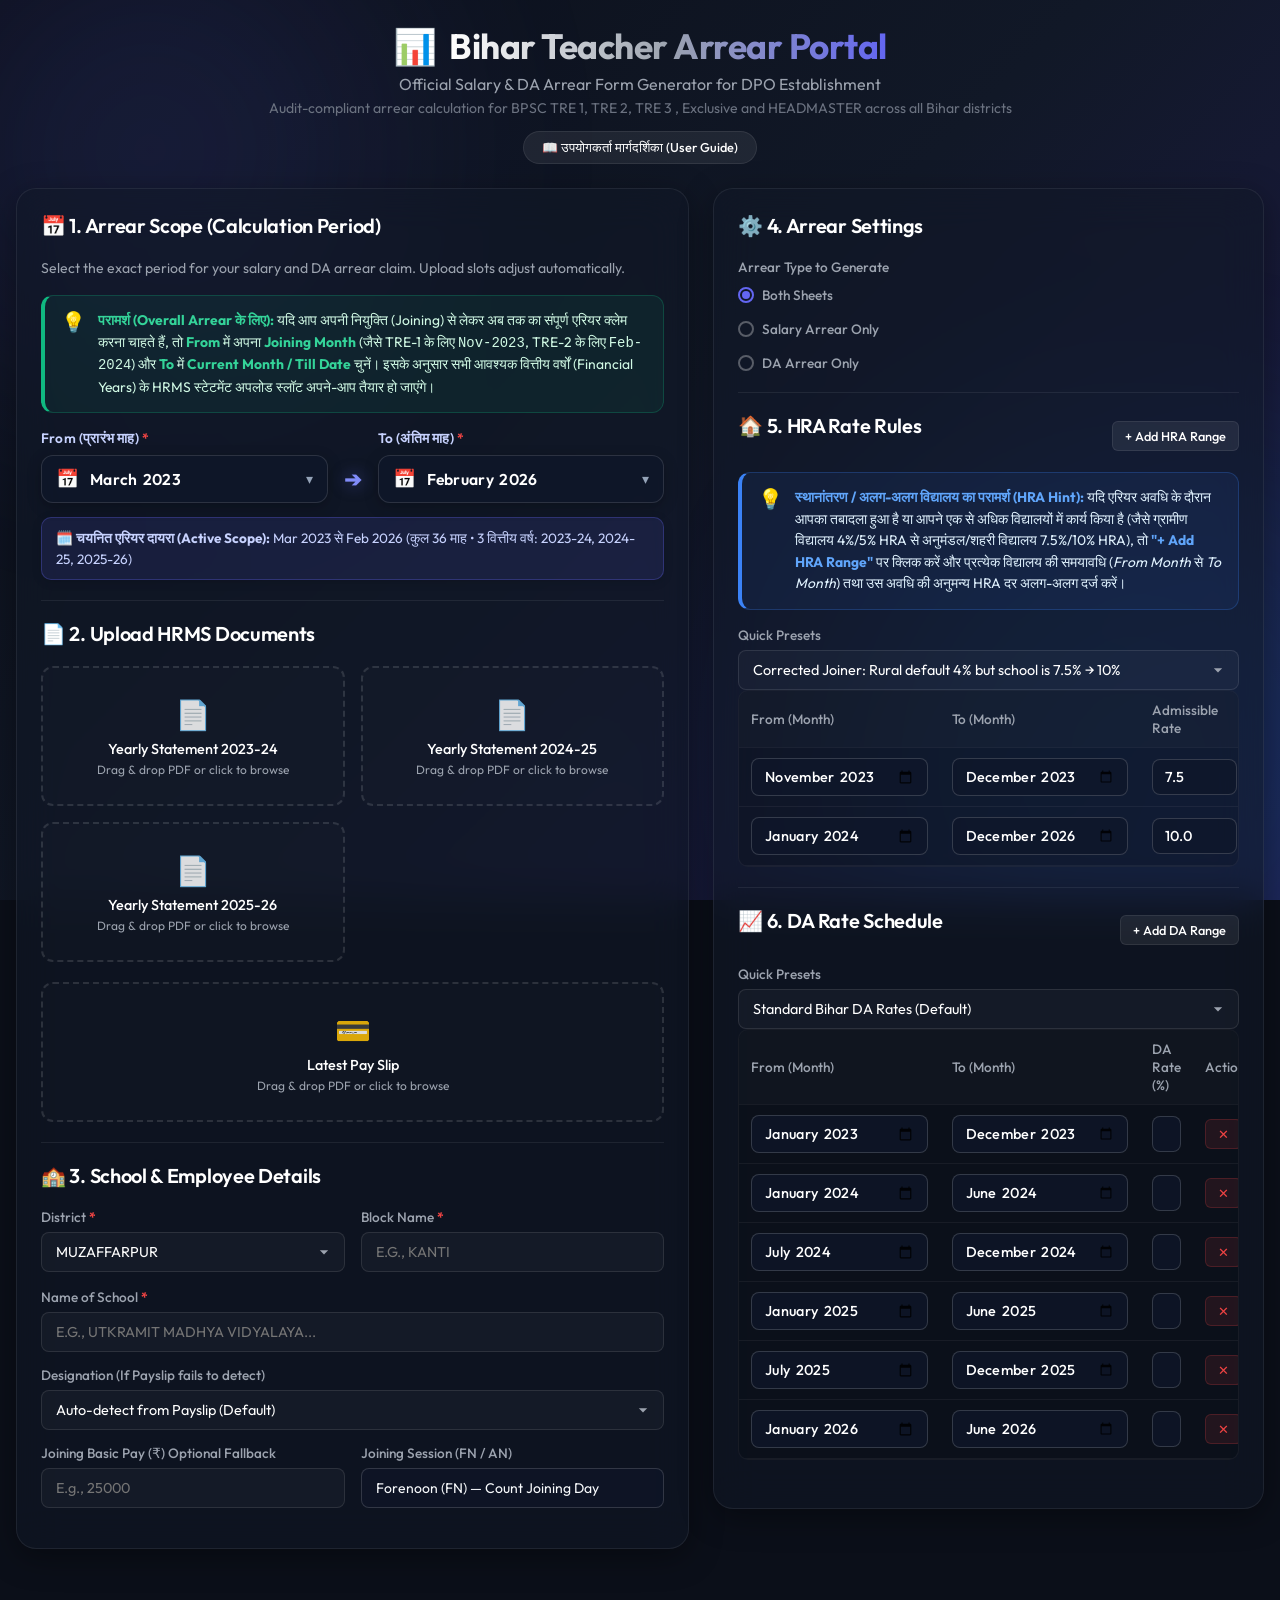
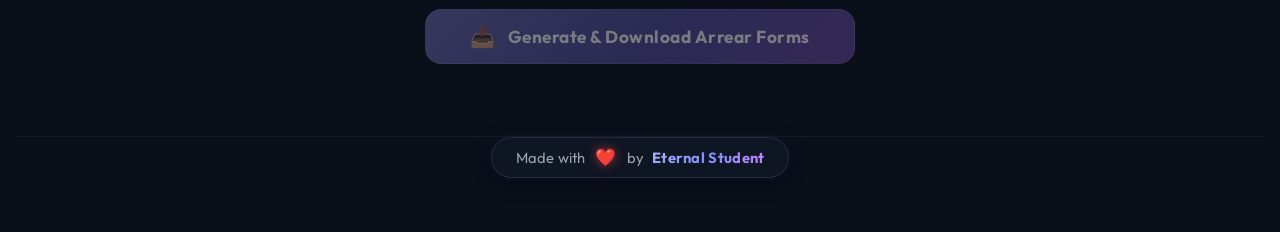
<file: index.html>
<!DOCTYPE html>
<html lang="en">
<head>
    <meta charset="UTF-8">
    <meta name="viewport" content="width=device-width, initial-scale=1.0">
    <title>Bihar Teacher Arrear Portal — DPO Establishment (All Districts)</title>
    <link rel="preconnect" href="https://fonts.googleapis.com">
    <link rel="preconnect" href="https://fonts.gstatic.com" crossorigin>
    <link href="https://fonts.googleapis.com/css2?family=Outfit:wght@300;400;500;600;700&display=swap" rel="stylesheet">
    <!-- Favicons & App Icons -->
    <link rel="icon" type="image/svg+xml" href="favicon.svg">
    <link rel="alternate icon" href="favicon.ico">
    <link rel="icon" type="image/png" sizes="32x32" href="favicon-32x32.png">
    <link rel="icon" type="image/png" sizes="16x16" href="favicon-16x16.png">
    <link rel="apple-touch-icon" sizes="180x180" href="apple-touch-icon.png">
    <meta name="theme-color" content="#0b1329">

    <link rel="stylesheet" href="style.css?v=3.1">
    <script src="script.js?v=3.1" defer></script>
</head>
<body>
    <div class="glass-bg"></div>
    <div class="container">
        <header>
            <div class="logo-container">
                <div class="logo-icon">📊</div>
                <h1>Bihar Teacher Arrear Portal</h1>
            </div>
            <p class="subtitle">Official Salary & DA Arrear Form Generator for DPO Establishment</p>
            <p class="portal-desc">Audit-compliant arrear calculation for BPSC TRE 1, TRE 2, TRE 3 , Exclusive and HEADMASTER  across all Bihar districts</p>
            <div style="margin-top: 14px;">
                <button type="button" class="btn btn-secondary btn-sm" id="btn-open-guide" onclick="document.getElementById('user-guide-modal').style.display='flex'" style="border-radius: 20px; padding: 7px 18px; display: inline-flex; align-items: center; gap: 6px; cursor: pointer; font-weight: 500;">
                    📖 उपयोगकर्ता मार्गदर्शिका (User Guide)
                </button>
            </div>
        </header>

        <main>
            <form id="arrear-form" class="grid-layout" enctype="multipart/form-data">
                <!-- Left Panel: Documents & Basic Info -->
                <section class="card upload-card">
                    <h2>📅 1. Arrear Scope (Calculation Period)</h2>
                    <p class="scope-description">Select the exact period for your salary and DA arrear claim. Upload slots adjust automatically.</p>
                    
                    <div class="guidance-box recommendation-box">
                        <div class="guidance-icon">💡</div>
                        <div class="guidance-content">
                            <strong>परामर्श (Overall Arrear के लिए):</strong>
                            यदि आप अपनी नियुक्ति (Joining) से लेकर अब तक का संपूर्ण एरियर क्लेम करना चाहते हैं, तो <strong>From</strong> में अपना <strong>Joining Month</strong> (जैसे TRE-1 के लिए <code>Nov-2023</code>, TRE-2 के लिए <code>Feb-2024</code>) और <strong>To</strong> में <strong>Current Month / Till Date</strong> चुनें। इसके अनुसार सभी आवश्यक वित्तीय वर्षों (Financial Years) के HRMS स्टेटमेंट अपलोड स्लॉट अपने-आप तैयार हो जाएंगे।
                        </div>
                    </div>

                    <div class="scope-selector">
                        <div class="scope-field">
                            <label for="scope-start" class="scope-label">From (प्रारंभ माह) <span class="required-star">*</span></label>
                            <div class="scope-box" id="box-scope-start">
                                <span class="scope-box-icon">📅</span>
                                <input type="month" id="scope-start" value="2023-03">
                                <span class="scope-box-chevron">▾</span>
                            </div>
                        </div>

                        <div class="scope-connector">
                            <span class="scope-arrow">➔</span>
                        </div>

                        <div class="scope-field">
                            <label for="scope-end" class="scope-label">To (अंतिम माह) <span class="required-star">*</span></label>
                            <div class="scope-box" id="box-scope-end">
                                <span class="scope-box-icon">📅</span>
                                <input type="month" id="scope-end" value="2026-02">
                                <span class="scope-box-chevron">▾</span>
                            </div>
                        </div>
                    </div>
                    <div class="scope-info" id="scope-info">🗓️ चयनित एरियर दायरा: March 2023 से February 2026 (कुल 36 माह • 3 वित्तीय वर्ष: 2023-24, 2024-25, 2025-26)</div>
                    
                    <div class="section-divider"></div>

                    <h2>📄 2. Upload HRMS Documents</h2>
                    <div class="upload-grid" id="upload-grid">
                        <!-- Dynamic yearly statement slots will be generated by JS -->
                    </div>
                    <div class="drop-zone" id="dz-ps" style="margin-bottom: 20px;">
                        <span class="drop-zone-icon">💳</span>
                        <span class="drop-zone-title">Latest Pay Slip</span>
                        <span class="drop-zone-desc">Drag & drop PDF or click to browse</span>
                        <div class="file-name-badge" id="name-ps"></div>
                    </div>
                    <input type="file" name="payslip_pdf" id="file-ps" accept="application/pdf" style="opacity: 0; position: absolute; width: 0; height: 0; pointer-events: none;">

                    <div class="section-divider"></div>

                    <h2>🏫 3. School & Employee Details</h2>
                    <div class="input-row">
                        <div class="input-group">
                            <label for="district">District <span class="required-star">*</span></label>
                            <select id="district" name="district" required class="uppercase-input">
                                <option value="ARARIA">ARARIA</option>
                                <option value="ARWAL">ARWAL</option>
                                <option value="AURANGABAD">AURANGABAD</option>
                                <option value="BANKA">BANKA</option>
                                <option value="BEGUSARAI">BEGUSARAI</option>
                                <option value="BHAGALPUR">BHAGALPUR</option>
                                <option value="BHOJPUR">BHOJPUR (ARA)</option>
                                <option value="BUXAR">BUXAR</option>
                                <option value="DARBHANGA">DARBHANGA</option>
                                <option value="EAST CHAMPARAN">EAST CHAMPARAN (MOTIHARI)</option>
                                <option value="GAYA">GAYA</option>
                                <option value="GOPALGANJ">GOPALGANJ</option>
                                <option value="JAMUI">JAMUI</option>
                                <option value="JEHANABAD">JEHANABAD</option>
                                <option value="KAIMUR">KAIMUR (BHABUA)</option>
                                <option value="KATIHAR">KATIHAR</option>
                                <option value="KHAGARIA">KHAGARIA</option>
                                <option value="KISHANGANJ">KISHANGANJ</option>
                                <option value="LAKHISARAI">LAKHISARAI</option>
                                <option value="MADHEPURA">MADHEPURA</option>
                                <option value="MADHUBANI">MADHUBANI</option>
                                <option value="MUNGER">MUNGER</option>
                                <option value="MUZAFFARPUR" selected>MUZAFFARPUR</option>
                                <option value="NALANDA">NALANDA (BIHAR SHARIF)</option>
                                <option value="NAWADA">NAWADA</option>
                                <option value="PATNA">PATNA</option>
                                <option value="PURNIA">PURNIA</option>
                                <option value="ROHTAS">ROHTAS (SASARAM)</option>
                                <option value="SAHARSA">SAHARSA</option>
                                <option value="SAMASTIPUR">SAMASTIPUR</option>
                                <option value="SARAN">SARAN (CHHAPRA)</option>
                                <option value="SHEIKHPURA">SHEIKHPURA</option>
                                <option value="SHEOHAR">SHEOHAR</option>
                                <option value="SITAMARHI">SITAMARHI</option>
                                <option value="SIWAN">SIWAN</option>
                                <option value="SUPAUL">SUPAUL</option>
                                <option value="VAISHALI">VAISHALI (HAJIPUR)</option>
                                <option value="WEST CHAMPARAN">WEST CHAMPARAN (BETTIAH)</option>
                                <option value="OTHER">OTHER (TYPE CUSTOM)</option>
                            </select>
                            <input type="text" id="district-custom" placeholder="ENTER DISTRICT NAME" style="display: none; margin-top: 8px; text-transform: uppercase;" class="uppercase-input">
                        </div>
                        <div class="input-group">
                            <label for="block-name">Block Name <span class="required-star">*</span></label>
                            <input type="text" id="block-name" name="block_name" placeholder="E.G., KANTI" required class="uppercase-input">
                        </div>
                    </div>
                    
                    <div class="input-group" style="margin-top: 14px;">
                        <label for="school-name">Name of School <span class="required-star">*</span></label>
                        <input type="text" id="school-name" name="school_name" placeholder="E.G., UTKRAMIT MADHYA VIDYALAYA..." required class="uppercase-input">
                    </div>
                    
                    <div class="input-group" style="margin-top: 14px;">
                        <label for="designation">Designation (If Payslip fails to detect)</label>
                        <select id="designation" name="designation">
                            <option value="">Auto-detect from Payslip (Default)</option>
                            <option value="School Teacher(1-5)">Basic Grade Teacher (Class 1-5)</option>
                            <option value="School Teacher(6-8)">Graduate Grade Teacher (Class 6-8)</option>
                            <option value="School Teacher(9-10)">Secondary Teacher (Class 9-10)</option>
                            <option value="School Teacher(11-12)">Higher Secondary Teacher (Class 11-12)</option>
                            <option value="Headmaster">Headmaster</option>
                        </select>
                    </div>
                    
                    <div class="input-row" style="margin-top: 14px;">
                        <div class="input-group">
                            <label for="joining-basic">Joining Basic Pay (₹) <span class="badge badge-info">Optional Fallback</span></label>
                            <input type="number" id="joining-basic" name="joining_basic" placeholder="E.g., 25000">
                        </div>

                        <div class="input-group">
                            <label for="joining-session">Joining Session (FN / AN)</label>
                            <select id="joining-session" name="joining_session" style="width: 100%; padding: 10px 14px; background: rgba(15, 23, 42, 0.6); border: 1px solid rgba(255, 255, 255, 0.15); border-radius: 8px; color: #f8fafc; font-size: 14px; outline: none;">
                                <option value="FN" selected>Forenoon (FN) — Count Joining Day</option>
                                <option value="AN">Afternoon (AN) — Exclude Joining Day</option>
                            </select>
                        </div>
                    </div>
                </section>

                <!-- Right Panel: Settings & Rules -->
                <section class="card settings-card">
                    <h2>⚙️ 4. Arrear Settings</h2>
                    <div class="input-row settings-row">
                        <div class="input-group">
                            <label>Arrear Type to Generate</label>
                            <div class="radio-group">
                                <label class="radio-label">
                                    <input type="radio" name="arrear_type" value="both" checked>
                                    <span class="radio-custom"></span> Both Sheets
                                </label>
                                <label class="radio-label">
                                    <input type="radio" name="arrear_type" value="salary">
                                    <span class="radio-custom"></span> Salary Arrear Only
                                </label>
                                <label class="radio-label">
                                    <input type="radio" name="arrear_type" value="da">
                                    <span class="radio-custom"></span> DA Arrear Only
                                </label>
                            </div>
                        </div>
                    </div>

                    <div class="section-divider"></div>

                    <div class="hra-section-header">
                        <h2>🏠 5. HRA Rate Rules</h2>
                        <button type="button" class="btn btn-secondary btn-sm" id="btn-add-hra">+ Add HRA Range</button>
                    </div>
                    
                    <div class="guidance-box hint-box">
                        <div class="guidance-icon">💡</div>
                        <div class="guidance-content">
                            <strong>स्थानांतरण / अलग-अलग विद्यालय का परामर्श (HRA Hint):</strong>
                            यदि एरियर अवधि के दौरान आपका तबादला हुआ है या आपने एक से अधिक विद्यालयों में कार्य किया है (जैसे ग्रामीण विद्यालय 4%/5% HRA से अनुमंडल/शहरी विद्यालय 7.5%/10% HRA), तो <strong>"+ Add HRA Range"</strong> पर क्लिक करें और प्रत्येक विद्यालय की समयावधि (<em>From Month</em> से <em>To Month</em>) तथा उस अवधि की अनुमन्य HRA दर अलग-अलग दर्ज करें।
                        </div>
                    </div>

                    <div class="input-group" style="margin-top: 8px;">
                        <label for="hra-presets">Quick Presets</label>
                        <select id="hra-presets" class="preset-select">
                            <option value="">-- Choose a standard preset or customize below --</option>
                            <option value="4to5">Cat A: 4% (before Jan-24) → 5% (after Jan-24)</option>
                            <option value="7.5to10">Cat B: 7.5% (before Jan-24) → 10% (after Jan-24)</option>
                            <option value="corrected">Corrected Joiner: Rural default 4% but school is 7.5% → 10%</option>
                            <option value="custom">Custom Configuration</option>
                        </select>
                    </div>

                    <div class="hra-table-container" style="margin-bottom: 20px;">
                        <table class="hra-table" id="hra-table">
                            <thead>
                                <tr>
                                    <th>From (Month)</th>
                                    <th>To (Month)</th>
                                    <th>Admissible Rate</th>
                                    <th>Action</th>
                                </tr>
                            </thead>
                            <tbody id="hra-table-body">
                                <tr>
                                    <td><input type="month" class="hra-from" value="2023-11" required></td>
                                    <td><input type="month" class="hra-to" value="2023-12" required></td>
                                    <td><input type="number" step="0.1" class="hra-rate" placeholder="Rate %" value="7.5" required style="width: 85px;"></td>
                                    <td><button type="button" class="btn btn-danger btn-sm btn-delete-row">Remove</button></td>
                                </tr>
                                <tr>
                                    <td><input type="month" class="hra-from" value="2024-01" required></td>
                                    <td><input type="month" class="hra-to" value="2026-12" required></td>
                                    <td><input type="number" step="0.1" class="hra-rate" placeholder="Rate %" value="10.0" required style="width: 85px;"></td>
                                    <td><button type="button" class="btn btn-danger btn-sm btn-delete-row">Remove</button></td>
                                </tr>
                            </tbody>
                        </table>
                    </div>

                    <div class="section-divider"></div>

                    <div class="hra-section-header">
                        <h2>📈 6. DA Rate Schedule</h2>
                        <button type="button" class="btn btn-secondary btn-sm" id="btn-add-da">+ Add DA Range</button>
                    </div>

                    <div class="input-group" style="margin-top: 8px;">
                        <label for="da-presets">Quick Presets</label>
                        <select id="da-presets" class="preset-select">
                            <option value="standard" selected>Standard Bihar DA Rates (Default)</option>
                            <option value="custom">Custom Configuration</option>
                        </select>
                    </div>

                    <div class="hra-table-container">
                        <table class="hra-table" id="da-table">
                            <thead>
                                <tr>
                                    <th>From (Month)</th>
                                    <th>To (Month)</th>
                                    <th>DA Rate (%)</th>
                                    <th>Action</th>
                                </tr>
                            </thead>
                            <tbody id="da-table-body">
                                <tr>
                                    <td><input type="month" value="2023-11" class="da-from" required></td>
                                    <td><input type="month" value="2023-12" class="da-to" required></td>
                                    <td><input type="number" value="46.0" step="0.5" min="0" max="100" class="da-rate" placeholder="e.g. 46"></td>
                                    <td><button type="button" class="btn btn-danger btn-sm da-remove">✕</button></td>
                                </tr>
                                <tr>
                                    <td><input type="month" value="2024-01" class="da-from" required></td>
                                    <td><input type="month" value="2024-06" class="da-to" required></td>
                                    <td><input type="number" value="50.0" step="0.5" min="0" max="100" class="da-rate" placeholder="e.g. 50"></td>
                                    <td><button type="button" class="btn btn-danger btn-sm da-remove">✕</button></td>
                                </tr>
                                <tr>
                                    <td><input type="month" value="2024-07" class="da-from" required></td>
                                    <td><input type="month" value="2024-12" class="da-to" required></td>
                                    <td><input type="number" value="53.0" step="0.5" min="0" max="100" class="da-rate" placeholder="e.g. 53"></td>
                                    <td><button type="button" class="btn btn-danger btn-sm da-remove">✕</button></td>
                                </tr>
                                <tr>
                                    <td><input type="month" value="2025-01" class="da-from" required></td>
                                    <td><input type="month" value="2025-06" class="da-to" required></td>
                                    <td><input type="number" value="55.0" step="0.5" min="0" max="100" class="da-rate" placeholder="e.g. 55"></td>
                                    <td><button type="button" class="btn btn-danger btn-sm da-remove">✕</button></td>
                                </tr>
                                <tr>
                                    <td><input type="month" value="2025-07" class="da-from" required></td>
                                    <td><input type="month" value="2025-12" class="da-to" required></td>
                                    <td><input type="number" value="58.0" step="0.5" min="0" max="100" class="da-rate" placeholder="e.g. 58"></td>
                                    <td><button type="button" class="btn btn-danger btn-sm da-remove">✕</button></td>
                                </tr>
                                <tr>
                                    <td><input type="month" value="2026-01" class="da-from" required></td>
                                    <td><input type="month" value="2026-12" class="da-to" required></td>
                                    <td><input type="number" value="61.0" step="0.5" min="0" max="100" class="da-rate" placeholder="e.g. 61"></td>
                                    <td><button type="button" class="btn btn-danger btn-sm da-remove">✕</button></td>
                                </tr>
                            </tbody>
                        </table>
                    </div>
                </section>

                <!-- Centric Master Action Bar & High-Tier Progress Center (Spanning Full Layout) -->
                <div class="actions actions-centered">
                    <button type="submit" class="btn btn-submit-hero" id="btn-submit" disabled>
                        <span class="btn-icon">📥</span>
                        <span class="btn-text">Generate & Download Arrear Forms</span>
                    </button>

                    <!-- Top-Tier Interactive Progress Center -->
                    <div class="progress-container" id="progress-container" style="display: none;">
                        <div class="progress-top-row">
                            <div class="progress-title-badge">
                                <span class="progress-pulse-ring"></span>
                                <div class="progress-status-group">
                                    <span class="progress-heading">Generating Arrear Spreadsheet</span>
                                    <span class="progress-status" id="progress-status">Uploading & analyzing documents...</span>
                                </div>
                            </div>
                            <div class="progress-badge">
                                <span class="progress-percent" id="progress-percent">0%</span>
                            </div>
                        </div>

                        <div class="progress-bar-bg">
                            <div class="progress-bar-fill" id="progress-bar-fill">
                                <span class="progress-bar-light"></span>
                            </div>
                        </div>

                        <div class="progress-steps" id="progress-steps">
                            <div class="p-step active" id="step-1"><span class="p-step-num">1</span> HRMS Data</div>
                            <div class="p-step" id="step-2"><span class="p-step-num">2</span> Salary Slips</div>
                            <div class="p-step" id="step-3"><span class="p-step-num">3</span> HRA/DA Matrix</div>
                            <div class="p-step" id="step-4"><span class="p-step-num">4</span> Excel Generation</div>
                        </div>
                    </div>
                </div>
            </form>
        </main>

        <footer class="site-footer">
            <div class="footer-pill">
                <span class="footer-text">Made with</span>
                <span class="footer-heart" title="Love">❤️</span>
                <span class="footer-text">by</span>
                <strong class="footer-author">Eternal Student</strong>
            </div>
        </footer>
    </div>

    <!-- Donation Modal -->
    <div id="donation-modal" class="modal-overlay" style="display: none;">
        <div class="modal-content">
            <button class="modal-close-btn" id="btn-close-modal">×</button>
            <div class="modal-header-box">
                <div class="modal-icon">☕</div>
                <h2>Thank You for Using the Portal!</h2>
                <p>Your arrear spreadsheet has been generated successfully and your download has started.</p>
            </div>
            
            <div class="modal-body-text">
                <p>If you found this tool helpful and appreciate the independent developer's effort to save your valuable time, consider supporting further maintenance and server costs by buying a cup of tea!</p>
            </div>
            
            <div class="qr-pay-card" onclick="window.location.href='upi://pay?pa=eternalstudent@cnrb&pn=Teacher%20Arrear%20Portal&cu=INR'" style="cursor: pointer; background: rgba(255, 255, 255, 0.04); border: 1px solid rgba(99, 102, 241, 0.25); border-radius: 16px; padding: 16px; margin-bottom: 16px; text-align: center; transition: transform 0.2s, border-color 0.2s;">
                <div style="background: #ffffff; padding: 12px; border-radius: 12px; display: inline-block; box-shadow: 0 8px 24px rgba(0, 0, 0, 0.4);">
                    <img src="[data-uri]" alt="Scan to Pay via UPI" style="width: 170px; height: 170px; display: block; border-radius: 6px;">
                </div>
                <div style="margin-top: 10px; font-size: 0.82rem; color: #a5b4fc; font-weight: 500; display: flex; align-items: center; justify-content: center; gap: 6px;">
                    <span>📲</span> <span>Scan with PhonePe, GPay, Paytm or BHIM</span>
                </div>
            </div>

            <div class="upi-box" onclick="navigator.clipboard.writeText('eternalstudent@cnrb'); alert('UPI ID copied: eternalstudent@cnrb');" style="cursor: pointer;" title="Click to copy UPI ID">
                <span class="upi-label">UPI ID:</span>
                <span class="upi-value">eternalstudent@cnrb</span>
                <span style="font-size: 0.75rem; color: #a5b4fc; background: rgba(99, 102, 241, 0.2); padding: 2px 6px; border-radius: 4px; margin-left: 4px;">Copy</span>
            </div>
            <button class="btn btn-primary" id="btn-modal-ok" style="width: 100%;">Got it, Close</button>
        </div>
    </div>

    <!-- User Guide Modal -->
    <div id="user-guide-modal" class="modal-overlay" style="display: none;">
        <div class="modal-content guide-modal-content">
            <button class="modal-close-btn" id="btn-close-guide" onclick="document.getElementById('user-guide-modal').style.display='none'">×</button>
            <div class="modal-header-box">
                <div class="modal-icon">📖</div>
                <h2>पोर्टल मार्गदर्शिका एवं आवश्यक निर्देश</h2>
                <p>बिहार के सभी 38 जिलों के शिक्षकों (TRE 1, TRE 2, TRE 3, विशिष्ट शिक्षक एवं प्रधानाध्यापक) हेतु DPO स्थापना ऑडिट-सम्मत एरियर गणना मार्गदर्शिका</p>
            </div>
            
            <div class="guide-scroll-body">
                <div class="guide-section">
                    <h3>🚀 1. आवश्यक दस्तावेज (Prerequisites Documents)</h3>
                    <ul>
                        <li><strong>नवीनतम पे-स्लिप (Latest Pay Slip PDF):</strong> इससे आपका नाम, PRAN नंबर, PAN, बैंक खाता संख्या, IFSC कोड और योगदान तिथि (DOJ) अपने-आप निष्कासित (Auto-extract) हो जाती है।</li>
                        <li><strong>वार्षिक भुगतान विवरणी (HRMS Yearly Payment Statements PDF):</strong> इससे प्रत्येक माह का आहरित (drawn) वेतन स्वतः प्राप्त होता है। यह 12 माह के पूर्ण वित्तीय वर्ष अथवा चालू/अपूर्ण वित्तीय वर्ष दोनों के स्टेटमेंट को सपोर्ट करता है।</li>
                    </ul>
                </div>

                <div class="guide-section">
                    <h3>📑 2. चरण-दर-चरण प्रक्रिया (Step-by-Step Instructions)</h3>
                    <ol>
                        <li><strong>एरियर दायरा (Arrear Scope):</strong> <strong>From (प्रारंभ माह)</strong> एवं <strong>To (अंतिम माह)</strong> चुनें। <em>परामर्श:</em> संपूर्ण एरियर क्लेम करने हेतु अपने योगदान माह (Joining Month) से वर्तमान माह (Till Date) तक चुनें। इसके अनुसार अपलोड स्लॉट स्वतः तैयार होंगे।</li>
                        <li><strong>दस्तावेज अपलोड करें (Upload PDFs):</strong> संबंधित वित्तीय वर्षों के HRMS स्टेटमेंट और नवीनतम पे-स्लिप PDF को ड्रैग एवं ड्रॉप करें या ब्राउज़ करके चुनें।</li>
                        <li><strong>जिला, प्रखंड एवं विद्यालय विवरण:</strong> अपना जिला चुनें (बिहार के सभी 38 जिले उपलब्ध हैं) तथा प्रखंड (Block) एवं विद्यालय (School) का नाम दर्ज करें। आधिकारिक DPO फॉर्मेट पर सभी विवरण स्वतः बड़े अक्षरों (CAPITAL) में लिखे जाएंगे।</li>
                        <li><strong>पदनाम एवं मूल वेतन (Designation & Basic Fallback):</strong> यदि पे-स्लिप से पदनाम स्वतः डिटेक्ट न हो तो ड्रॉपडाउन से चुनें। यदि योगदान माह आंशिक या असामान्य था, तो अपना <em>Joining Basic Pay (₹)</em> दर्ज करें जिससे वैधानिक 7th Pay Matrix स्तर लॉक हो सके।</li>
                        <li><strong>HRA दरें एवं स्थानांतरण (HRA Rates & Multi-School):</strong> उपयुक्त HRA प्रीसेट चुनें (4%→5%, 7.5%→10%, या संशोधित)। यदि एरियर अवधि के दौरान आपका ग्रामीण से अनुमंडल/शहरी विद्यालय में तबादला हुआ है, तो <strong>"+ Add HRA Range"</strong> जोड़कर अलग-अलग अवधि की दरें दर्ज करें।</li>
                    </ol>
                </div>

                <div class="guide-section">
                    <h3>🧮 3. एक्सेल फॉर्मूला एवं एरियर कटौती (Excel Formulas & Rules)</h3>
                    <p>जेनरेट की गई एक्सेल शीट में आधिकारिक DPO फॉर्मेट के अनुसार लाइव फॉर्मूले अंतर्निहित हैं:</p>
                    <ul>
                        <li><strong>अनुमन्य शुद्ध वेतन (Admissible Net):</strong> <code>Gross - NPS - GIS - Professional Tax</code></li>
                        <li><strong>आहरित शुद्ध वेतन (Drawn Net):</strong> <code>Regular Drawn Gross - NPS - GIS</code></li>
                        <li><strong>पूर्व में आहरित एरियर (Arrear Row):</strong> यदि किसी माह में पूर्व में कोई एरियर बिल आहरित हुआ था, तो उस माह के ठीक नीचे एक <em>Arrear Row</em> जोड़ी जाती है। एरियर ग्रॉस को बेसिक में, एरियर NPS को NPS में और शुद्ध राशि को Net Amount में रखा जाता है।</li>
                        <li><strong>देय शुद्ध एरियर (Net Difference):</strong> कुल अनुमन्य राशि में से नियमित आहरित तथा पूर्व में आहरित एरियर की शुद्ध राशि स्वतः घटाई जाती है।</li>
                    </ul>
                </div>

                <div class="guide-section warning-guide-box">
                    <h3>🛠️ 4. सत्यापन एवं सुधार (Verification & Troubleshooting)</h3>
                    <p><strong>आहरित वेतन में अंतर होने पर सुझाव:</strong> यदि जेनरेट की गई एक्सेल शीट के किसी माह के आहरित मान में आपके बैंक/ट्रेजरी रिकॉर्ड की तुलना में कोई अंतर दिखे, तो अपनी HRMS Yearly Payment Statement से मिलान करें। आप एक्सेल शीट में सीधे सही आहरित मान टाइप या पेस्ट कर सकते हैं — सभी फॉर्मूले और कुल योग (Totals) तुरंत अपने-आप पुनः परिकलित हो जाएंगे!</p>
                </div>
            </div>

            <button class="btn btn-primary" id="btn-guide-ok" onclick="document.getElementById('user-guide-modal').style.display='none'" style="margin-top: 16px; width: 100%;">समझ गया, बंद करें (Close)</button>
        </div>
    </div>
</body>
</html>
</file>
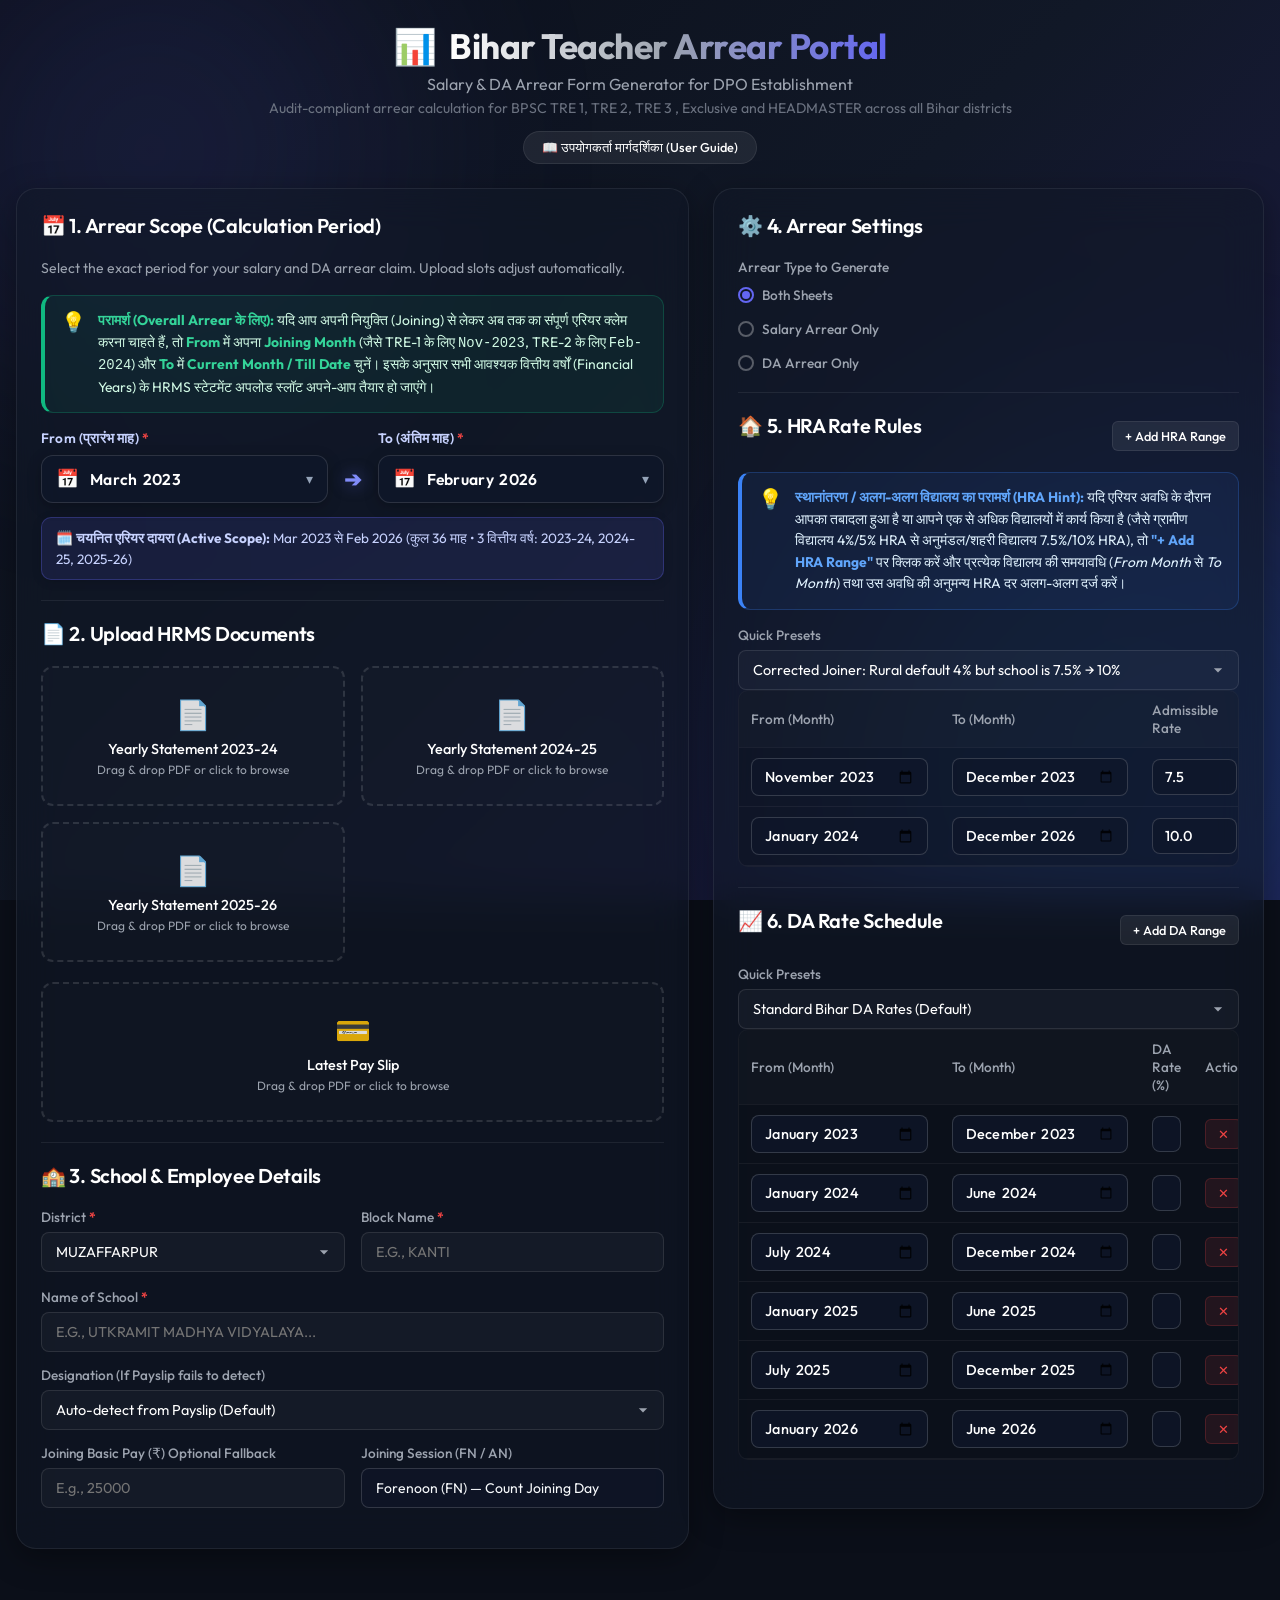
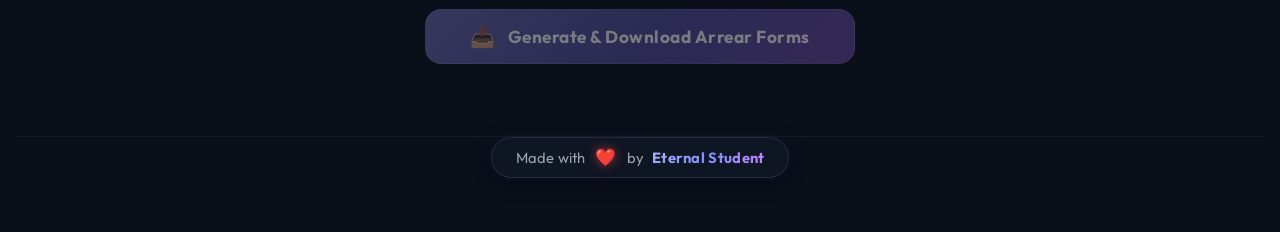
<file: frontend/index.html>
<!DOCTYPE html>
<html lang="en">
<head>
    <meta charset="UTF-8">
    <meta name="viewport" content="width=device-width, initial-scale=1.0">
    <title>Bihar Teacher Arrear Portal — DPO Establishment (All Districts)</title>
    <link rel="preconnect" href="https://fonts.googleapis.com">
    <link rel="preconnect" href="https://fonts.gstatic.com" crossorigin>
    <link href="https://fonts.googleapis.com/css2?family=Outfit:wght@300;400;500;600;700&display=swap" rel="stylesheet">
    <!-- Favicons & App Icons -->
    <link rel="icon" type="image/svg+xml" href="favicon.svg">
    <link rel="alternate icon" href="favicon.ico">
    <link rel="icon" type="image/png" sizes="32x32" href="favicon-32x32.png">
    <link rel="icon" type="image/png" sizes="16x16" href="favicon-16x16.png">
    <link rel="apple-touch-icon" sizes="180x180" href="apple-touch-icon.png">
    <meta name="theme-color" content="#0b1329">

    <link rel="stylesheet" href="style.css?v=3.1">
    <script src="script.js?v=3.1" defer></script>
</head>
<body>
    <div class="glass-bg"></div>
    <div class="container">
        <header>
            <div class="logo-container">
                <div class="logo-icon">📊</div>
                <h1>Bihar Teacher Arrear Portal</h1>
            </div>
            <p class="subtitle">Salary & DA Arrear Form Generator for DPO Establishment</p>
            <p class="portal-desc">Audit-compliant arrear calculation for BPSC TRE 1, TRE 2, TRE 3 , Exclusive and HEADMASTER  across all Bihar districts</p>
            <div style="margin-top: 14px;">
                <button type="button" class="btn btn-secondary btn-sm" id="btn-open-guide" onclick="document.getElementById('user-guide-modal').style.display='flex'" style="border-radius: 20px; padding: 7px 18px; display: inline-flex; align-items: center; gap: 6px; cursor: pointer; font-weight: 500;">
                    📖 उपयोगकर्ता मार्गदर्शिका (User Guide)
                </button>
            </div>
        </header>

        <main>
            <form id="arrear-form" class="grid-layout" enctype="multipart/form-data">
                <!-- Left Panel: Documents & Basic Info -->
                <section class="card upload-card">
                    <h2>📅 1. Arrear Scope (Calculation Period)</h2>
                    <p class="scope-description">Select the exact period for your salary and DA arrear claim. Upload slots adjust automatically.</p>
                    
                    <div class="guidance-box recommendation-box">
                        <div class="guidance-icon">💡</div>
                        <div class="guidance-content">
                            <strong>परामर्श (Overall Arrear के लिए):</strong>
                            यदि आप अपनी नियुक्ति (Joining) से लेकर अब तक का संपूर्ण एरियर क्लेम करना चाहते हैं, तो <strong>From</strong> में अपना <strong>Joining Month</strong> (जैसे TRE-1 के लिए <code>Nov-2023</code>, TRE-2 के लिए <code>Feb-2024</code>) और <strong>To</strong> में <strong>Current Month / Till Date</strong> चुनें। इसके अनुसार सभी आवश्यक वित्तीय वर्षों (Financial Years) के HRMS स्टेटमेंट अपलोड स्लॉट अपने-आप तैयार हो जाएंगे।
                        </div>
                    </div>

                    <div class="scope-selector">
                        <div class="scope-field">
                            <label for="scope-start" class="scope-label">From (प्रारंभ माह) <span class="required-star">*</span></label>
                            <div class="scope-box" id="box-scope-start">
                                <span class="scope-box-icon">📅</span>
                                <input type="month" id="scope-start" value="2023-03">
                                <span class="scope-box-chevron">▾</span>
                            </div>
                        </div>

                        <div class="scope-connector">
                            <span class="scope-arrow">➔</span>
                        </div>

                        <div class="scope-field">
                            <label for="scope-end" class="scope-label">To (अंतिम माह) <span class="required-star">*</span></label>
                            <div class="scope-box" id="box-scope-end">
                                <span class="scope-box-icon">📅</span>
                                <input type="month" id="scope-end" value="2026-02">
                                <span class="scope-box-chevron">▾</span>
                            </div>
                        </div>
                    </div>
                    <div class="scope-info" id="scope-info">🗓️ चयनित एरियर दायरा: March 2023 से February 2026 (कुल 36 माह • 3 वित्तीय वर्ष: 2023-24, 2024-25, 2025-26)</div>
                    
                    <div class="section-divider"></div>

                    <h2>📄 2. Upload HRMS Documents</h2>
                    <div class="upload-grid" id="upload-grid">
                        <!-- Dynamic yearly statement slots will be generated by JS -->
                    </div>
                    <div class="drop-zone" id="dz-ps" style="margin-bottom: 20px;">
                        <span class="drop-zone-icon">💳</span>
                        <span class="drop-zone-title">Latest Pay Slip</span>
                        <span class="drop-zone-desc">Drag & drop PDF or click to browse</span>
                        <div class="file-name-badge" id="name-ps"></div>
                    </div>
                    <input type="file" name="payslip_pdf" id="file-ps" accept="application/pdf" style="opacity: 0; position: absolute; width: 0; height: 0; pointer-events: none;">

                    <div class="section-divider"></div>

                    <h2>🏫 3. School & Employee Details</h2>
                    <div class="input-row">
                        <div class="input-group">
                            <label for="district">District <span class="required-star">*</span></label>
                            <select id="district" name="district" required class="uppercase-input">
                                <option value="ARARIA">ARARIA</option>
                                <option value="ARWAL">ARWAL</option>
                                <option value="AURANGABAD">AURANGABAD</option>
                                <option value="BANKA">BANKA</option>
                                <option value="BEGUSARAI">BEGUSARAI</option>
                                <option value="BHAGALPUR">BHAGALPUR</option>
                                <option value="BHOJPUR">BHOJPUR (ARA)</option>
                                <option value="BUXAR">BUXAR</option>
                                <option value="DARBHANGA">DARBHANGA</option>
                                <option value="EAST CHAMPARAN">EAST CHAMPARAN (MOTIHARI)</option>
                                <option value="GAYA">GAYA</option>
                                <option value="GOPALGANJ">GOPALGANJ</option>
                                <option value="JAMUI">JAMUI</option>
                                <option value="JEHANABAD">JEHANABAD</option>
                                <option value="KAIMUR">KAIMUR (BHABUA)</option>
                                <option value="KATIHAR">KATIHAR</option>
                                <option value="KHAGARIA">KHAGARIA</option>
                                <option value="KISHANGANJ">KISHANGANJ</option>
                                <option value="LAKHISARAI">LAKHISARAI</option>
                                <option value="MADHEPURA">MADHEPURA</option>
                                <option value="MADHUBANI">MADHUBANI</option>
                                <option value="MUNGER">MUNGER</option>
                                <option value="MUZAFFARPUR" selected>MUZAFFARPUR</option>
                                <option value="NALANDA">NALANDA (BIHAR SHARIF)</option>
                                <option value="NAWADA">NAWADA</option>
                                <option value="PATNA">PATNA</option>
                                <option value="PURNIA">PURNIA</option>
                                <option value="ROHTAS">ROHTAS (SASARAM)</option>
                                <option value="SAHARSA">SAHARSA</option>
                                <option value="SAMASTIPUR">SAMASTIPUR</option>
                                <option value="SARAN">SARAN (CHHAPRA)</option>
                                <option value="SHEIKHPURA">SHEIKHPURA</option>
                                <option value="SHEOHAR">SHEOHAR</option>
                                <option value="SITAMARHI">SITAMARHI</option>
                                <option value="SIWAN">SIWAN</option>
                                <option value="SUPAUL">SUPAUL</option>
                                <option value="VAISHALI">VAISHALI (HAJIPUR)</option>
                                <option value="WEST CHAMPARAN">WEST CHAMPARAN (BETTIAH)</option>
                                <option value="OTHER">OTHER (TYPE CUSTOM)</option>
                            </select>
                            <input type="text" id="district-custom" placeholder="ENTER DISTRICT NAME" style="display: none; margin-top: 8px; text-transform: uppercase;" class="uppercase-input">
                        </div>
                        <div class="input-group">
                            <label for="block-name">Block Name <span class="required-star">*</span></label>
                            <input type="text" id="block-name" name="block_name" placeholder="E.G., KANTI" required class="uppercase-input">
                        </div>
                    </div>
                    
                    <div class="input-group" style="margin-top: 14px;">
                        <label for="school-name">Name of School <span class="required-star">*</span></label>
                        <input type="text" id="school-name" name="school_name" placeholder="E.G., UTKRAMIT MADHYA VIDYALAYA..." required class="uppercase-input">
                    </div>
                    
                    <div class="input-group" style="margin-top: 14px;">
                        <label for="designation">Designation (If Payslip fails to detect)</label>
                        <select id="designation" name="designation">
                            <option value="">Auto-detect from Payslip (Default)</option>
                            <option value="School Teacher(1-5)">Basic Grade Teacher (Class 1-5)</option>
                            <option value="School Teacher(6-8)">Graduate Grade Teacher (Class 6-8)</option>
                            <option value="School Teacher(9-10)">Secondary Teacher (Class 9-10)</option>
                            <option value="School Teacher(11-12)">Higher Secondary Teacher (Class 11-12)</option>
                            <option value="Headmaster">Headmaster</option>
                        </select>
                    </div>
                    
                    <div class="input-row" style="margin-top: 14px;">
                        <div class="input-group">
                            <label for="joining-basic">Joining Basic Pay (₹) <span class="badge badge-info">Optional Fallback</span></label>
                            <input type="number" id="joining-basic" name="joining_basic" placeholder="E.g., 25000">
                        </div>

                        <div class="input-group">
                            <label for="joining-session">Joining Session (FN / AN)</label>
                            <select id="joining-session" name="joining_session" style="width: 100%; padding: 10px 14px; background: rgba(15, 23, 42, 0.6); border: 1px solid rgba(255, 255, 255, 0.15); border-radius: 8px; color: #f8fafc; font-size: 14px; outline: none;">
                                <option value="FN" selected>Forenoon (FN) — Count Joining Day</option>
                                <option value="AN">Afternoon (AN) — Exclude Joining Day</option>
                            </select>
                        </div>
                    </div>
                </section>

                <!-- Right Panel: Settings & Rules -->
                <section class="card settings-card">
                    <h2>⚙️ 4. Arrear Settings</h2>
                    <div class="input-row settings-row">
                        <div class="input-group">
                            <label>Arrear Type to Generate</label>
                            <div class="radio-group">
                                <label class="radio-label">
                                    <input type="radio" name="arrear_type" value="both" checked>
                                    <span class="radio-custom"></span> Both Sheets
                                </label>
                                <label class="radio-label">
                                    <input type="radio" name="arrear_type" value="salary">
                                    <span class="radio-custom"></span> Salary Arrear Only
                                </label>
                                <label class="radio-label">
                                    <input type="radio" name="arrear_type" value="da">
                                    <span class="radio-custom"></span> DA Arrear Only
                                </label>
                            </div>
                        </div>
                    </div>

                    <div class="section-divider"></div>

                    <div class="hra-section-header">
                        <h2>🏠 5. HRA Rate Rules</h2>
                        <button type="button" class="btn btn-secondary btn-sm" id="btn-add-hra">+ Add HRA Range</button>
                    </div>
                    
                    <div class="guidance-box hint-box">
                        <div class="guidance-icon">💡</div>
                        <div class="guidance-content">
                            <strong>स्थानांतरण / अलग-अलग विद्यालय का परामर्श (HRA Hint):</strong>
                            यदि एरियर अवधि के दौरान आपका तबादला हुआ है या आपने एक से अधिक विद्यालयों में कार्य किया है (जैसे ग्रामीण विद्यालय 4%/5% HRA से अनुमंडल/शहरी विद्यालय 7.5%/10% HRA), तो <strong>"+ Add HRA Range"</strong> पर क्लिक करें और प्रत्येक विद्यालय की समयावधि (<em>From Month</em> से <em>To Month</em>) तथा उस अवधि की अनुमन्य HRA दर अलग-अलग दर्ज करें।
                        </div>
                    </div>

                    <div class="input-group" style="margin-top: 8px;">
                        <label for="hra-presets">Quick Presets</label>
                        <select id="hra-presets" class="preset-select">
                            <option value="">-- Choose a standard preset or customize below --</option>
                            <option value="4to5">Cat A: 4% (before Jan-24) → 5% (after Jan-24)</option>
                            <option value="7.5to10">Cat B: 7.5% (before Jan-24) → 10% (after Jan-24)</option>
                            <option value="corrected">Corrected Joiner: Rural default 4% but school is 7.5% → 10%</option>
                            <option value="custom">Custom Configuration</option>
                        </select>
                    </div>

                    <div class="hra-table-container" style="margin-bottom: 20px;">
                        <table class="hra-table" id="hra-table">
                            <thead>
                                <tr>
                                    <th>From (Month)</th>
                                    <th>To (Month)</th>
                                    <th>Admissible Rate</th>
                                    <th>Action</th>
                                </tr>
                            </thead>
                            <tbody id="hra-table-body">
                                <tr>
                                    <td><input type="month" class="hra-from" value="2023-11" required></td>
                                    <td><input type="month" class="hra-to" value="2023-12" required></td>
                                    <td><input type="number" step="0.1" class="hra-rate" placeholder="Rate %" value="7.5" required style="width: 85px;"></td>
                                    <td><button type="button" class="btn btn-danger btn-sm btn-delete-row">Remove</button></td>
                                </tr>
                                <tr>
                                    <td><input type="month" class="hra-from" value="2024-01" required></td>
                                    <td><input type="month" class="hra-to" value="2026-12" required></td>
                                    <td><input type="number" step="0.1" class="hra-rate" placeholder="Rate %" value="10.0" required style="width: 85px;"></td>
                                    <td><button type="button" class="btn btn-danger btn-sm btn-delete-row">Remove</button></td>
                                </tr>
                            </tbody>
                        </table>
                    </div>

                    <div class="section-divider"></div>

                    <div class="hra-section-header">
                        <h2>📈 6. DA Rate Schedule</h2>
                        <button type="button" class="btn btn-secondary btn-sm" id="btn-add-da">+ Add DA Range</button>
                    </div>

                    <div class="input-group" style="margin-top: 8px;">
                        <label for="da-presets">Quick Presets</label>
                        <select id="da-presets" class="preset-select">
                            <option value="standard" selected>Standard Bihar DA Rates (Default)</option>
                            <option value="custom">Custom Configuration</option>
                        </select>
                    </div>

                    <div class="hra-table-container">
                        <table class="hra-table" id="da-table">
                            <thead>
                                <tr>
                                    <th>From (Month)</th>
                                    <th>To (Month)</th>
                                    <th>DA Rate (%)</th>
                                    <th>Action</th>
                                </tr>
                            </thead>
                            <tbody id="da-table-body">
                                <tr>
                                    <td><input type="month" value="2023-11" class="da-from" required></td>
                                    <td><input type="month" value="2023-12" class="da-to" required></td>
                                    <td><input type="number" value="46.0" step="0.5" min="0" max="100" class="da-rate" placeholder="e.g. 46"></td>
                                    <td><button type="button" class="btn btn-danger btn-sm da-remove">✕</button></td>
                                </tr>
                                <tr>
                                    <td><input type="month" value="2024-01" class="da-from" required></td>
                                    <td><input type="month" value="2024-06" class="da-to" required></td>
                                    <td><input type="number" value="50.0" step="0.5" min="0" max="100" class="da-rate" placeholder="e.g. 50"></td>
                                    <td><button type="button" class="btn btn-danger btn-sm da-remove">✕</button></td>
                                </tr>
                                <tr>
                                    <td><input type="month" value="2024-07" class="da-from" required></td>
                                    <td><input type="month" value="2024-12" class="da-to" required></td>
                                    <td><input type="number" value="53.0" step="0.5" min="0" max="100" class="da-rate" placeholder="e.g. 53"></td>
                                    <td><button type="button" class="btn btn-danger btn-sm da-remove">✕</button></td>
                                </tr>
                                <tr>
                                    <td><input type="month" value="2025-01" class="da-from" required></td>
                                    <td><input type="month" value="2025-06" class="da-to" required></td>
                                    <td><input type="number" value="55.0" step="0.5" min="0" max="100" class="da-rate" placeholder="e.g. 55"></td>
                                    <td><button type="button" class="btn btn-danger btn-sm da-remove">✕</button></td>
                                </tr>
                                <tr>
                                    <td><input type="month" value="2025-07" class="da-from" required></td>
                                    <td><input type="month" value="2025-12" class="da-to" required></td>
                                    <td><input type="number" value="58.0" step="0.5" min="0" max="100" class="da-rate" placeholder="e.g. 58"></td>
                                    <td><button type="button" class="btn btn-danger btn-sm da-remove">✕</button></td>
                                </tr>
                                <tr>
                                    <td><input type="month" value="2026-01" class="da-from" required></td>
                                    <td><input type="month" value="2026-12" class="da-to" required></td>
                                    <td><input type="number" value="61.0" step="0.5" min="0" max="100" class="da-rate" placeholder="e.g. 61"></td>
                                    <td><button type="button" class="btn btn-danger btn-sm da-remove">✕</button></td>
                                </tr>
                            </tbody>
                        </table>
                    </div>
                </section>

                <!-- Centric Master Action Bar & High-Tier Progress Center (Spanning Full Layout) -->
                <div class="actions actions-centered">
                    <button type="submit" class="btn btn-submit-hero" id="btn-submit" disabled>
                        <span class="btn-icon">📥</span>
                        <span class="btn-text">Generate & Download Arrear Forms</span>
                    </button>

                    <!-- Top-Tier Interactive Progress Center -->
                    <div class="progress-container" id="progress-container" style="display: none;">
                        <div class="progress-top-row">
                            <div class="progress-title-badge">
                                <span class="progress-pulse-ring"></span>
                                <div class="progress-status-group">
                                    <span class="progress-heading">Generating Arrear Spreadsheet</span>
                                    <span class="progress-status" id="progress-status">Uploading & analyzing documents...</span>
                                </div>
                            </div>
                            <div class="progress-badge">
                                <span class="progress-percent" id="progress-percent">0%</span>
                            </div>
                        </div>

                        <div class="progress-bar-bg">
                            <div class="progress-bar-fill" id="progress-bar-fill">
                                <span class="progress-bar-light"></span>
                            </div>
                        </div>

                        <div class="progress-steps" id="progress-steps">
                            <div class="p-step active" id="step-1"><span class="p-step-num">1</span> HRMS Data</div>
                            <div class="p-step" id="step-2"><span class="p-step-num">2</span> Salary Slips</div>
                            <div class="p-step" id="step-3"><span class="p-step-num">3</span> HRA/DA Matrix</div>
                            <div class="p-step" id="step-4"><span class="p-step-num">4</span> Excel Generation</div>
                        </div>
                    </div>
                </div>
            </form>
        </main>

        <footer class="site-footer">
            <div class="footer-pill">
                <span class="footer-text">Made with</span>
                <span class="footer-heart" title="Love">❤️</span>
                <span class="footer-text">by</span>
                <strong class="footer-author">Eternal Student</strong>
            </div>
        </footer>
    </div>

    <!-- Donation Modal -->
    <div id="donation-modal" class="modal-overlay" style="display: none;">
        <div class="modal-content">
            <button class="modal-close-btn" id="btn-close-modal">×</button>
            <div class="modal-header-box">
                <div class="modal-icon">☕</div>
                <h2>Thank You for Using the Portal!</h2>
                <p>Your arrear spreadsheet has been generated successfully and your download has started.</p>
            </div>
            
            <div class="modal-body-text">
                <p>If you found this tool helpful and appreciate the independent developer's effort to save your valuable time, consider supporting further maintenance and server costs by buying a cup of tea!</p>
            </div>
            
            <div class="qr-pay-card" onclick="window.location.href='upi://pay?pa=eternalstudent@cnrb&pn=Teacher%20Arrear%20Portal&cu=INR'" style="cursor: pointer; background: rgba(255, 255, 255, 0.04); border: 1px solid rgba(99, 102, 241, 0.25); border-radius: 16px; padding: 16px; margin-bottom: 16px; text-align: center; transition: transform 0.2s, border-color 0.2s;">
                <div style="background: #ffffff; padding: 12px; border-radius: 12px; display: inline-block; box-shadow: 0 8px 24px rgba(0, 0, 0, 0.4);">
                    <img src="[data-uri]" alt="Scan to Pay via UPI" style="width: 170px; height: 170px; display: block; border-radius: 6px;">
                </div>
                <div style="margin-top: 10px; font-size: 0.82rem; color: #a5b4fc; font-weight: 500; display: flex; align-items: center; justify-content: center; gap: 6px;">
                    <span>📲</span> <span>Scan with PhonePe, GPay, Paytm or BHIM</span>
                </div>
            </div>

            <div class="upi-box" onclick="navigator.clipboard.writeText('eternalstudent@cnrb'); alert('UPI ID copied: eternalstudent@cnrb');" style="cursor: pointer;" title="Click to copy UPI ID">
                <span class="upi-label">UPI ID:</span>
                <span class="upi-value">eternalstudent@cnrb</span>
                <span style="font-size: 0.75rem; color: #a5b4fc; background: rgba(99, 102, 241, 0.2); padding: 2px 6px; border-radius: 4px; margin-left: 4px;">Copy</span>
            </div>
            <button class="btn btn-primary" id="btn-modal-ok" style="width: 100%;">Got it, Close</button>
        </div>
    </div>

    <!-- User Guide Modal -->
    <div id="user-guide-modal" class="modal-overlay" style="display: none;">
        <div class="modal-content guide-modal-content">
            <button class="modal-close-btn" id="btn-close-guide" onclick="document.getElementById('user-guide-modal').style.display='none'">×</button>
            <div class="modal-header-box">
                <div class="modal-icon">📖</div>
                <h2>पोर्टल मार्गदर्शिका एवं आवश्यक निर्देश</h2>
                <p>बिहार के सभी 38 जिलों के शिक्षकों (TRE 1, TRE 2, TRE 3, विशिष्ट शिक्षक एवं प्रधानाध्यापक) हेतु DPO स्थापना ऑडिट-सम्मत एरियर गणना मार्गदर्शिका</p>
            </div>
            
            <div class="guide-scroll-body">
                <div class="guide-section">
                    <h3>🚀 1. आवश्यक दस्तावेज (Prerequisites Documents)</h3>
                    <ul>
                        <li><strong>नवीनतम पे-स्लिप (Latest Pay Slip PDF):</strong> इससे आपका नाम, PRAN नंबर, PAN, बैंक खाता संख्या, IFSC कोड और योगदान तिथि (DOJ) अपने-आप निष्कासित (Auto-extract) हो जाती है।</li>
                        <li><strong>वार्षिक भुगतान विवरणी (HRMS Yearly Payment Statements PDF):</strong> इससे प्रत्येक माह का आहरित (drawn) वेतन स्वतः प्राप्त होता है। यह 12 माह के पूर्ण वित्तीय वर्ष अथवा चालू/अपूर्ण वित्तीय वर्ष दोनों के स्टेटमेंट को सपोर्ट करता है।</li>
                    </ul>
                </div>

                <div class="guide-section">
                    <h3>📑 2. चरण-दर-चरण प्रक्रिया (Step-by-Step Instructions)</h3>
                    <ol>
                        <li><strong>एरियर दायरा (Arrear Scope):</strong> <strong>From (प्रारंभ माह)</strong> एवं <strong>To (अंतिम माह)</strong> चुनें। <em>परामर्श:</em> संपूर्ण एरियर क्लेम करने हेतु अपने योगदान माह (Joining Month) से वर्तमान माह (Till Date) तक चुनें। इसके अनुसार अपलोड स्लॉट स्वतः तैयार होंगे।</li>
                        <li><strong>दस्तावेज अपलोड करें (Upload PDFs):</strong> संबंधित वित्तीय वर्षों के HRMS स्टेटमेंट और नवीनतम पे-स्लिप PDF को ड्रैग एवं ड्रॉप करें या ब्राउज़ करके चुनें।</li>
                        <li><strong>जिला, प्रखंड एवं विद्यालय विवरण:</strong> अपना जिला चुनें (बिहार के सभी 38 जिले उपलब्ध हैं) तथा प्रखंड (Block) एवं विद्यालय (School) का नाम दर्ज करें। आधिकारिक DPO फॉर्मेट पर सभी विवरण स्वतः बड़े अक्षरों (CAPITAL) में लिखे जाएंगे।</li>
                        <li><strong>पदनाम एवं मूल वेतन (Designation & Basic Fallback):</strong> यदि पे-स्लिप से पदनाम स्वतः डिटेक्ट न हो तो ड्रॉपडाउन से चुनें। यदि योगदान माह आंशिक या असामान्य था, तो अपना <em>Joining Basic Pay (₹)</em> दर्ज करें जिससे वैधानिक 7th Pay Matrix स्तर लॉक हो सके।</li>
                        <li><strong>HRA दरें एवं स्थानांतरण (HRA Rates & Multi-School):</strong> उपयुक्त HRA प्रीसेट चुनें (4%→5%, 7.5%→10%, या संशोधित)। यदि एरियर अवधि के दौरान आपका ग्रामीण से अनुमंडल/शहरी विद्यालय में तबादला हुआ है, तो <strong>"+ Add HRA Range"</strong> जोड़कर अलग-अलग अवधि की दरें दर्ज करें।</li>
                    </ol>
                </div>

                <div class="guide-section">
                    <h3>🧮 3. एक्सेल फॉर्मूला एवं एरियर कटौती (Excel Formulas & Rules)</h3>
                    <p>जेनरेट की गई एक्सेल शीट में आधिकारिक DPO फॉर्मेट के अनुसार लाइव फॉर्मूले अंतर्निहित हैं:</p>
                    <ul>
                        <li><strong>अनुमन्य शुद्ध वेतन (Admissible Net):</strong> <code>Gross - NPS - GIS - Professional Tax</code></li>
                        <li><strong>आहरित शुद्ध वेतन (Drawn Net):</strong> <code>Regular Drawn Gross - NPS - GIS</code></li>
                        <li><strong>पूर्व में आहरित एरियर (Arrear Row):</strong> यदि किसी माह में पूर्व में कोई एरियर बिल आहरित हुआ था, तो उस माह के ठीक नीचे एक <em>Arrear Row</em> जोड़ी जाती है। एरियर ग्रॉस को बेसिक में, एरियर NPS को NPS में और शुद्ध राशि को Net Amount में रखा जाता है।</li>
                        <li><strong>देय शुद्ध एरियर (Net Difference):</strong> कुल अनुमन्य राशि में से नियमित आहरित तथा पूर्व में आहरित एरियर की शुद्ध राशि स्वतः घटाई जाती है।</li>
                    </ul>
                </div>

                <div class="guide-section warning-guide-box">
                    <h3>🛠️ 4. सत्यापन एवं सुधार (Verification & Troubleshooting)</h3>
                    <p><strong>आहरित वेतन में अंतर होने पर सुझाव:</strong> यदि जेनरेट की गई एक्सेल शीट के किसी माह के आहरित मान में आपके बैंक/ट्रेजरी रिकॉर्ड की तुलना में कोई अंतर दिखे, तो अपनी HRMS Yearly Payment Statement से मिलान करें। आप एक्सेल शीट में सीधे सही आहरित मान टाइप या पेस्ट कर सकते हैं — सभी फॉर्मूले और कुल योग (Totals) तुरंत अपने-आप पुनः परिकलित हो जाएंगे!</p>
                </div>
            </div>

            <button class="btn btn-primary" id="btn-guide-ok" onclick="document.getElementById('user-guide-modal').style.display='none'" style="margin-top: 16px; width: 100%;">समझ गया, बंद करें (Close)</button>
        </div>
    </div>
</body>
</html>
</file>
<file: style.css>
/* style.css - Premium Glassmorphism Theme in Dark Mode */

:root {
    --bg-gradient: linear-gradient(135deg, #0b0f19 0%, #111827 50%, #1e1b4b 100%);
    --panel-bg: rgba(17, 24, 39, 0.55);
    --panel-border: rgba(255, 255, 255, 0.07);
    --accent-glow: rgba(99, 102, 241, 0.15);
    --accent-color: #6366f1; /* Indigo */
    --accent-gradient: linear-gradient(135deg, #6366f1 0%, #4f46e5 100%);
    --accent-hover: #4f46e5;
    
    --text-primary: #f3f4f6;
    --text-secondary: #9ca3af;
    --text-muted: #6b7280;
    
    --success-color: #10b981; /* Teal */
    --warning-color: #f59e0b; /* Amber */
    --danger-color: #ef4444; /* Rose */
}

* {
    margin: 0;
    padding: 0;
    box-sizing: border-box;
}

body {
    font-family: 'Outfit', sans-serif;
    background-color: #0b0f19;
    background-image: var(--bg-gradient);
    background-attachment: fixed;
    color: var(--text-primary);
    min-height: 100vh;
    margin: 0;
    padding: 24px 16px;
    overflow-x: hidden;
    box-sizing: border-box;
    width: 100%;
}

/* Glass background circles */
.glass-bg {
    position: fixed;
    top: 0;
    left: 0;
    right: 0;
    bottom: 0;
    pointer-events: none;
    z-index: -1;
    overflow: hidden;
}

.glass-bg::before, .glass-bg::after {
    content: '';
    position: absolute;
    border-radius: 50%;
    filter: blur(120px);
    opacity: 0.13;
}

.glass-bg::before {
    width: 500px;
    height: 500px;
    background: #6366f1;
    top: -100px;
    left: -100px;
}

.glass-bg::after {
    width: 600px;
    height: 600px;
    background: #0ea5e9;
    bottom: -150px;
    right: -150px;
}

.container {
    width: 100%;
    max-width: 1400px;
    margin: 0 auto;
}

header {
    margin-bottom: 24px;
    text-align: center;
}

.logo-container {
    display: flex;
    align-items: center;
    justify-content: center;
    gap: 12px;
    margin-bottom: 6px;
}

.logo-icon {
    font-size: 2.2rem;
    animation: pulse 2s infinite ease-in-out;
}

header h1 {
    font-weight: 700;
    font-size: 2.2rem;
    letter-spacing: -0.5px;
    background: linear-gradient(to right, #ffffff, #9ca3af, #6366f1);
    -webkit-background-clip: text;
    -webkit-text-fill-color: transparent;
}

.subtitle {
    font-size: 1rem;
    color: var(--text-secondary);
}



.portal-desc {
    font-size: 0.88rem;
    color: var(--text-muted);
    margin-top: 5px;
}

/* Guidance & Hint Callout Boxes */
.guidance-box {
    display: flex;
    align-items: flex-start;
    gap: 12px;
    padding: 14px 16px;
    border-radius: 12px;
    margin: 14px 0 16px 0;
    font-size: 0.87rem;
    line-height: 1.55;
    transition: all 0.2s ease;
    word-break: break-word;
    overflow-wrap: break-word;
    box-sizing: border-box;
    max-width: 100%;
}

.guidance-icon {
    font-size: 1.25rem;
    line-height: 1;
    flex-shrink: 0;
    margin-top: 2px;
}

.guidance-content {
    flex: 1;
}

.recommendation-box {
    background: rgba(16, 185, 129, 0.08);
    border: 1px solid rgba(16, 185, 129, 0.25);
    border-left: 4px solid var(--success-color);
    color: #d1fae5;
}

.recommendation-box strong {
    color: #34d399;
}

.hint-box {
    background: rgba(59, 130, 246, 0.08);
    border: 1px solid rgba(59, 130, 246, 0.25);
    border-left: 4px solid #3b82f6;
    color: #e0f2fe;
}

.hint-box strong {
    color: #60a5fa;
}



.uppercase-input {
    text-transform: uppercase;
}

.required-star {
    color: var(--danger-color);
    font-weight: bold;
}

/* Main Grid Layout */
.grid-layout {
    display: grid;
    grid-template-columns: 1.1fr 0.9fr;
    gap: 24px;
    align-items: start;
    width: 100%;
    min-width: 0;
    max-width: 100%;
    box-sizing: border-box;
}

@media (max-width: 1024px) {
    .grid-layout {
        grid-template-columns: 1fr;
    }
}

/* Card glassmorphism styling */
.card {
    background: var(--panel-bg);
    border: 1px solid var(--panel-border);
    border-radius: 20px;
    padding: 24px;
    backdrop-filter: blur(20px);
    -webkit-backdrop-filter: blur(20px);
    box-shadow: 0 8px 32px 0 rgba(0, 0, 0, 0.37);
    transition: transform 0.3s ease, box-shadow 0.3s ease;
    min-width: 0;
    max-width: 100%;
    box-sizing: border-box;
}

.card:hover {
    box-shadow: 0 12px 40px 0 rgba(99, 102, 241, 0.1);
}

.card h2 {
    font-size: 1.25rem;
    font-weight: 600;
    margin-bottom: 20px;
    color: #ffffff;
    display: flex;
    align-items: center;
    gap: 8px;
    letter-spacing: -0.3px;
}

/* Upload zone grid */
.upload-grid {
    display: grid;
    grid-template-columns: 1fr 1fr;
    gap: 16px;
    margin-bottom: 20px;
}

@media (max-width: 640px) {
    .upload-grid {
        grid-template-columns: 1fr;
    }
}

.drop-zone {
    border: 2px dashed rgba(255, 255, 255, 0.12);
    border-radius: 12px;
    padding: 20px;
    text-align: center;
    cursor: pointer;
    background: rgba(255, 255, 255, 0.01);
    transition: all 0.3s cubic-bezier(0.4, 0, 0.2, 1);
    display: flex;
    flex-direction: column;
    align-items: center;
    justify-content: center;
    min-height: 140px;
}

.drop-zone:hover, .drop-zone.dragover {
    border-color: var(--accent-color);
    background: rgba(99, 102, 241, 0.04);
    box-shadow: 0 0 16px var(--accent-glow);
}

.drop-zone-icon {
    font-size: 1.8rem;
    margin-bottom: 8px;
    opacity: 0.85;
}

.drop-zone-title {
    font-weight: 500;
    font-size: 0.9rem;
    margin-bottom: 4px;
    color: #ffffff;
}

.drop-zone-desc {
    font-size: 0.75rem;
    color: var(--text-secondary);
}

.file-name-badge {
    margin-top: 10px;
    font-size: 0.8rem;
    color: var(--success-color);
    background: rgba(16, 185, 129, 0.1);
    padding: 4px 8px;
    border-radius: 6px;
    display: none;
    max-width: 90%;
    overflow: hidden;
    text-overflow: ellipsis;
    white-space: nowrap;
}

/* Dividers & Form Groups */
.section-divider {
    height: 1px;
    background: rgba(255, 255, 255, 0.07);
    margin: 20px 0;
}

.input-row {
    display: grid;
    grid-template-columns: 1fr 1fr;
    gap: 16px;
    margin-bottom: 16px;
}

.input-group {
    display: flex;
    flex-direction: column;
    gap: 6px;
}

.input-group label {
    font-size: 0.85rem;
    font-weight: 500;
    color: var(--text-secondary);
}

.input-group input[type="text"], 
.input-group input[type="number"], 
.input-group select, 
.preset-select {
    background: rgba(255, 255, 255, 0.03);
    border: 1px solid rgba(255, 255, 255, 0.1);
    border-radius: 8px;
    padding: 10px 14px;
    color: #ffffff;
    font-family: inherit;
    font-size: 0.9rem;
    outline: none;
    transition: all 0.3s ease;
    width: 100%;
}

.input-group select, .preset-select {
    cursor: pointer;
    appearance: none;
    -webkit-appearance: none;
    -moz-appearance: none;
    background-image: url("data:image/svg+xml;utf8,<svg fill='%239ca3af' height='24' viewBox='0 0 24 24' width='24' xmlns='http://www.w3.org/2000/svg'><path d='M7 10l5 5 5-5z'/><path d='M0 0h24v24H0z' fill='none'/></svg>");
    background-repeat: no-repeat;
    background-position: right 10px center;
    background-size: 20px;
    padding-right: 35px;
}

.input-group input[type="text"]:focus, 
.input-group input[type="number"]:focus, 
.input-group select:focus, 
.preset-select:focus {
    border-color: var(--accent-color);
    box-shadow: 0 0 10px var(--accent-glow);
    background: rgba(255, 255, 255, 0.05);
}

.preset-select option, .input-group select option {
    background: #0f172a;
    color: #ffffff;
}

/* Radio buttons alignment */
.radio-group {
    display: flex;
    gap: 16px;
    margin-top: 4px;
    flex-wrap: wrap;
}

.radio-label {
    display: flex;
    align-items: center;
    gap: 8px;
    cursor: pointer;
    font-size: 0.88rem;
    color: var(--text-secondary);
}

.radio-label input {
    display: none;
}

.radio-custom {
    width: 16px;
    height: 16px;
    border: 2px solid rgba(255, 255, 255, 0.3);
    border-radius: 50%;
    display: inline-block;
    position: relative;
    transition: all 0.3s ease;
}

.radio-label input:checked + .radio-custom {
    border-color: var(--accent-color);
}

.radio-label input:checked + .radio-custom::after {
    content: '';
    width: 8px;
    height: 8px;
    background: var(--accent-color);
    border-radius: 50%;
    position: absolute;
    top: 50%;
    left: 50%;
    transform: translate(-50%, -50%);
}

/* HRA rate builder section */
.hra-section-header {
    display: flex;
    justify-content: space-between;
    align-items: center;
    margin-bottom: 12px;
}

.hra-table-container {
    background: rgba(0, 0, 0, 0.15);
    border-radius: 10px;
    border: 1px solid rgba(255, 255, 255, 0.05);
    overflow: hidden;
    margin-bottom: 24px;
}

.hra-table {
    width: 100%;
    border-collapse: collapse;
    font-size: 0.85rem;
}

.hra-table th, .hra-table td {
    padding: 10px 12px;
    text-align: left;
    border-bottom: 1px solid rgba(255, 255, 255, 0.05);
}

.hra-table th {
    background: rgba(255, 255, 255, 0.02);
    color: var(--text-secondary);
    font-weight: 500;
}

.hra-table input {
    background: rgba(15, 23, 42, 0.75);
    border: 1.5px solid rgba(255, 255, 255, 0.16);
    border-radius: 8px;
    padding: 8px 12px;
    color: #ffffff;
    font-family: inherit;
    font-size: 0.90rem;
    font-weight: 500;
    width: 100%;
    outline: none;
    transition: all 0.2s ease;
    box-sizing: border-box;
}

.hra-table input[type="month"] {
    cursor: pointer;
    color-scheme: dark;
    min-width: 135px;
    letter-spacing: 0.3px;
}

.hra-table input[type="month"]::-webkit-calendar-picker-indicator {
    cursor: pointer;
    filter: invert(1) brightness(1.8);
    opacity: 0.85;
    padding: 2px;
    transition: transform 0.15s ease, opacity 0.15s ease;
}

.hra-table input[type="month"]:hover::-webkit-calendar-picker-indicator {
    opacity: 1;
    transform: scale(1.15);
}

.hra-table input:hover {
    border-color: rgba(99, 102, 241, 0.7);
    background: rgba(15, 23, 42, 0.95);
}

.hra-table input:focus {
    border-color: var(--accent-color);
    box-shadow: 0 0 0 2px rgba(99, 102, 241, 0.35);
    background: rgba(15, 23, 42, 1);
}

/* Action buttons */
.action-buttons {
    display: grid;
    grid-template-columns: 1fr 1fr;
    gap: 16px;
    margin-top: 16px;
}

.btn {
    font-family: inherit;
    font-size: 0.95rem;
    font-weight: 500;
    padding: 12px 24px;
    border-radius: 10px;
    cursor: pointer;
    border: none;
    transition: all 0.3s cubic-bezier(0.4, 0, 0.2, 1);
    display: flex;
    align-items: center;
    justify-content: center;
    gap: 8px;
}

.btn:disabled {
    opacity: 0.45;
    cursor: not-allowed;
}

.btn-primary {
    background: var(--accent-gradient);
    color: #ffffff;
    box-shadow: 0 4px 14px rgba(99, 102, 241, 0.3);
}

.btn-primary:not(:disabled):hover {
    background: var(--accent-color);
    box-shadow: 0 6px 20px rgba(99, 102, 241, 0.5);
    transform: translateY(-2px);
}

.btn-secondary {
    background: rgba(255, 255, 255, 0.07);
    color: #ffffff;
    border: 1px solid rgba(255, 255, 255, 0.08);
}

.btn-secondary:not(:disabled):hover {
    background: rgba(255, 255, 255, 0.12);
    transform: translateY(-2px);
}

.btn-sm {
    padding: 6px 12px;
    font-size: 0.8rem;
    border-radius: 6px;
}

.btn-danger {
    background: rgba(239, 68, 68, 0.1);
    color: var(--danger-color);
    border: 1px solid rgba(239, 68, 68, 0.2);
}

.btn-danger:hover {
    background: rgba(239, 68, 68, 0.2);
}

/* Right Panel: Preview Section */
.preview-placeholder {
    height: 400px;
    display: flex;
    flex-direction: column;
    align-items: center;
    justify-content: center;
    text-align: center;
    color: var(--text-secondary);
    padding: 24px;
}

.spinner-icon {
    font-size: 3rem;
    margin-bottom: 16px;
    opacity: 0.5;
}

.preview-placeholder p {
    font-size: 0.85rem;
    max-width: 300px;
    margin-top: 6px;
}

.preview-content {
    animation: fadeIn 0.4s ease-in-out;
}

.alert-box {
    background: rgba(245, 158, 11, 0.1);
    border: 1px solid rgba(245, 158, 11, 0.2);
    color: var(--warning-color);
    border-radius: 8px;
    padding: 12px 16px;
    font-size: 0.82rem;
    margin-bottom: 16px;
}

.employee-header {
    display: flex;
    align-items: center;
    gap: 16px;
    background: rgba(255, 255, 255, 0.02);
    border: 1px solid rgba(255, 255, 255, 0.05);
    border-radius: 12px;
    padding: 16px;
    margin-bottom: 16px;
}

.emp-avatar {
    font-size: 2.2rem;
    background: rgba(99, 102, 241, 0.1);
    width: 50px;
    height: 50px;
    border-radius: 50%;
    display: flex;
    align-items: center;
    justify-content: center;
}

.emp-meta h3 {
    font-size: 1.1rem;
    color: #ffffff;
    font-weight: 600;
}

.emp-meta p {
    font-size: 0.8rem;
    color: var(--text-secondary);
}

.emp-badge {
    margin-left: auto;
    font-size: 0.78rem;
    background: var(--accent-gradient);
    color: #ffffff;
    padding: 4px 10px;
    border-radius: 20px;
    font-weight: 500;
}

.info-grid {
    display: grid;
    grid-template-columns: 1fr 1fr;
    gap: 12px;
    margin-bottom: 16px;
}

.info-item {
    background: rgba(0, 0, 0, 0.15);
    border: 1px solid rgba(255, 255, 255, 0.03);
    border-radius: 8px;
    padding: 10px 14px;
    display: flex;
    flex-direction: column;
}

.info-label {
    font-size: 0.75rem;
    color: var(--text-secondary);
    margin-bottom: 2px;
}

.info-val {
    font-size: 0.88rem;
    font-weight: 500;
    color: #ffffff;
}

/* Metric display */
.summary-box {
    background: rgba(99, 102, 241, 0.07);
    border: 1px solid rgba(99, 102, 241, 0.15);
    border-radius: 12px;
    padding: 18px;
    margin-bottom: 20px;
    text-align: center;
    position: relative;
    overflow: hidden;
}

.summary-metric {
    display: flex;
    flex-direction: column;
    margin-bottom: 6px;
}

.metric-label {
    font-size: 0.85rem;
    color: var(--text-secondary);
}

.metric-val {
    font-size: 2rem;
    font-weight: 700;
    color: #ffffff;
    background: linear-gradient(to right, #ffffff, #a5b4fc);
    -webkit-background-clip: text;
    -webkit-text-fill-color: transparent;
}

.summary-desc {
    font-size: 0.82rem;
    font-style: italic;
    color: var(--text-secondary);
}

/* Detail list styling */
.details-list-header {
    margin-bottom: 10px;
}

.details-list-header h3 {
    font-size: 0.95rem;
    color: #ffffff;
    font-weight: 600;
}

.details-list-container {
    max-height: 250px;
    overflow-y: auto;
    border-radius: 10px;
    border: 1px solid rgba(255, 255, 255, 0.05);
    background: rgba(0, 0, 0, 0.15);
}

.details-table {
    width: 100%;
    border-collapse: collapse;
    font-size: 0.8rem;
}

.details-table th, .details-table td {
    padding: 8px 12px;
    text-align: left;
    border-bottom: 1px solid rgba(255, 255, 255, 0.05);
}

.details-table th {
    background: rgba(255, 255, 255, 0.02);
    color: var(--text-secondary);
    position: sticky;
    top: 0;
    z-index: 10;
}

.details-table tr:hover td {
    background: rgba(255, 255, 255, 0.02);
}

/* Animations */
@keyframes pulse {
    0%, 100% { transform: scale(1); }
    50% { transform: scale(1.08); }
}

@keyframes fadeIn {
    from { opacity: 0; transform: translateY(10px); }
    to { opacity: 1; transform: translateY(0); }
}

/* Helper Utilities */
.text-success {
    color: var(--success-color) !important;
}

.text-bold {
    font-weight: 600;
}

/* Top-Tier Interactive Progress Center Card */
.progress-container {
    background: #0b1329;
    border: 2px solid #6366f1;
    border-radius: 18px;
    padding: 20px 24px;
    box-shadow: 0 20px 50px rgba(0, 0, 0, 0.85), 0 0 35px rgba(99, 102, 241, 0.4);
    backdrop-filter: blur(20px);
    -webkit-backdrop-filter: blur(20px);
    animation: slideUpProgress 0.35s cubic-bezier(0.16, 1, 0.3, 1);
    width: 100%;
    max-width: 640px;
    box-sizing: border-box;
    margin: 8px auto 0 auto;
}

@keyframes slideUpProgress {
    from {
        opacity: 0;
        transform: translateY(14px) scale(0.98);
    }
    to {
        opacity: 1;
        transform: translateY(0) scale(1);
    }
}

.progress-top-row {
    display: flex;
    justify-content: space-between;
    align-items: center;
    margin-bottom: 14px;
    gap: 16px;
}

.progress-title-badge {
    display: flex;
    align-items: center;
    gap: 12px;
}

.progress-pulse-ring {
    width: 12px;
    height: 12px;
    border-radius: 50%;
    background: #38bdf8;
    position: relative;
    box-shadow: 0 0 10px #38bdf8;
    flex-shrink: 0;
}

.progress-pulse-ring::after {
    content: '';
    position: absolute;
    top: -4px;
    left: -4px;
    right: -4px;
    bottom: -4px;
    border-radius: 50%;
    border: 2px solid #38bdf8;
    animation: ringPulse 1.4s infinite cubic-bezier(0.25, 0, 0.2, 1);
}

@keyframes ringPulse {
    0% { transform: scale(0.8); opacity: 1; }
    100% { transform: scale(2.2); opacity: 0; }
}

.progress-status-group {
    display: flex;
    flex-direction: column;
    gap: 2px;
}

.progress-heading {
    font-size: 0.95rem;
    font-weight: 700;
    color: #ffffff;
    letter-spacing: 0.3px;
}

.progress-status {
    font-size: 0.84rem;
    font-weight: 500;
    color: #94a3b8;
    letter-spacing: 0.2px;
}

.progress-badge {
    background: rgba(56, 189, 248, 0.12);
    border: 1px solid rgba(56, 189, 248, 0.35);
    border-radius: 10px;
    padding: 6px 14px;
    display: flex;
    align-items: center;
    justify-content: center;
    flex-shrink: 0;
}

.progress-percent {
    font-weight: 800;
    color: #38bdf8;
    font-family: ui-monospace, SFMono-Regular, Menlo, Monaco, Consolas, monospace;
    font-size: 1.15rem;
    letter-spacing: 0.5px;
    text-shadow: 0 0 12px rgba(56, 189, 248, 0.6);
}

.progress-bar-bg {
    width: 100%;
    height: 16px;
    background: #030712;
    border-radius: 10px;
    border: 1.5px solid rgba(255, 255, 255, 0.22);
    overflow: hidden;
    padding: 2.5px;
    box-sizing: border-box;
    box-shadow: inset 0 2px 6px rgba(0, 0, 0, 0.8);
    position: relative;
}

.progress-bar-fill {
    height: 100%;
    width: 0%;
    background: linear-gradient(90deg, #38bdf8 0%, #6366f1 45%, #a855f7 75%, #ec4899 100%);
    background-size: 200% 100%;
    border-radius: 6px;
    transition: width 0.25s ease-in-out;
    box-shadow: 0 0 16px rgba(56, 189, 248, 0.8), 0 0 10px rgba(236, 72, 153, 0.6);
    animation: progressShimmer 2s linear infinite;
    position: relative;
}

.progress-bar-fill::after {
    content: '';
    position: absolute;
    top: 0;
    left: 0;
    right: 0;
    bottom: 0;
    background: linear-gradient(90deg, transparent, rgba(255, 255, 255, 0.35), transparent);
    animation: lightStreak 1.8s infinite linear;
}

@keyframes lightStreak {
    0% { transform: translateX(-100%); }
    100% { transform: translateX(100%); }
}

@keyframes progressShimmer {
    0% { background-position: 100% 0; }
    100% { background-position: -100% 0; }
}

/* Interactive Progress Steps Chips */
.progress-steps {
    display: grid;
    grid-template-columns: repeat(4, 1fr);
    gap: 8px;
    margin-top: 16px;
    padding-top: 14px;
    border-top: 1px solid rgba(255, 255, 255, 0.08);
}

.p-step {
    font-size: 0.76rem;
    font-weight: 600;
    color: #64748b;
    background: rgba(255, 255, 255, 0.03);
    border: 1px solid rgba(255, 255, 255, 0.08);
    border-radius: 8px;
    padding: 6px 8px;
    text-align: center;
    display: flex;
    align-items: center;
    justify-content: center;
    gap: 5px;
    transition: all 0.25s ease;
    white-space: nowrap;
    overflow: hidden;
    text-overflow: ellipsis;
}

.p-step-num {
    display: inline-flex;
    align-items: center;
    justify-content: center;
    width: 16px;
    height: 16px;
    border-radius: 50%;
    background: rgba(255, 255, 255, 0.08);
    font-size: 0.70rem;
}

.p-step.active {
    color: #38bdf8;
    background: rgba(56, 189, 248, 0.12);
    border-color: rgba(56, 189, 248, 0.5);
    box-shadow: 0 0 10px rgba(56, 189, 248, 0.25);
}

.p-step.active .p-step-num {
    background: #38bdf8;
    color: #04101e;
    font-weight: 800;
}

.p-step.completed {
    color: #34d399;
    background: rgba(52, 211, 153, 0.12);
    border-color: rgba(52, 211, 153, 0.4);
}

.p-step.completed .p-step-num {
    background: #10b981;
    color: #ffffff;
    font-weight: 800;
}

/* Arrear Scope Section & Minimalist Top-Tier Month Selector */
.scope-description {
    font-size: 0.88rem;
    color: var(--text-secondary);
    margin-bottom: 16px;
    line-height: 1.5;
}

.scope-selector {
    display: grid;
    grid-template-columns: 1fr auto 1fr;
    gap: 16px;
    align-items: end;
    margin-bottom: 14px;
    width: 100%;
    box-sizing: border-box;
}

.scope-field {
    display: flex;
    flex-direction: column;
    gap: 8px;
    width: 100%;
    min-width: 0;
}

.scope-label {
    font-size: 0.85rem;
    font-weight: 600;
    color: #c7d2fe;
    letter-spacing: 0.2px;
}

.scope-box {
    position: relative;
    display: flex;
    align-items: center;
    background: rgba(15, 23, 42, 0.75);
    border: 1.5px solid rgba(255, 255, 255, 0.12);
    border-radius: 12px;
    padding: 0 14px;
    height: 48px;
    cursor: pointer;
    transition: all 0.25s cubic-bezier(0.4, 0, 0.2, 1);
    box-shadow: 0 4px 14px rgba(0, 0, 0, 0.25);
    box-sizing: border-box;
}

.scope-box:hover {
    border-color: rgba(99, 102, 241, 0.7);
    background: rgba(30, 27, 75, 0.45);
    box-shadow: 0 6px 22px rgba(99, 102, 241, 0.22);
    transform: translateY(-1px);
}

.scope-box:focus-within {
    border-color: var(--accent-color);
    box-shadow: 0 0 0 3px rgba(99, 102, 241, 0.25), 0 6px 20px rgba(99, 102, 241, 0.3);
}

.scope-box-icon {
    font-size: 1.15rem;
    margin-right: 10px;
    pointer-events: none;
    flex-shrink: 0;
    line-height: 1;
}

.scope-box input[type="month"] {
    background: transparent;
    border: none;
    outline: none;
    color: #ffffff;
    font-family: inherit;
    font-size: 0.98rem;
    font-weight: 600;
    width: 100%;
    height: 100%;
    cursor: pointer;
    letter-spacing: 0.3px;
    padding: 0;
    box-shadow: none;
}

/* Make webkit calendar picker cover the ENTIRE box so clicking ANYWHERE opens it instantly */
.scope-box input[type="month"]::-webkit-calendar-picker-indicator {
    position: absolute;
    top: 0;
    left: 0;
    width: 100%;
    height: 100%;
    opacity: 0;
    cursor: pointer;
}

.scope-box-chevron {
    font-size: 0.85rem;
    color: #94a3b8;
    pointer-events: none;
    margin-left: 8px;
    flex-shrink: 0;
    transition: transform 0.2s ease, color 0.2s ease;
}

.scope-box:hover .scope-box-chevron {
    color: #c7d2fe;
    transform: translateY(1px);
}

.scope-connector {
    display: flex;
    align-items: center;
    justify-content: center;
    height: 48px;
}

.scope-arrow {
    color: #818cf8;
    font-size: 1.3rem;
    font-weight: 700;
    filter: drop-shadow(0 0 8px rgba(99, 102, 241, 0.5));
}

.scope-info {
    font-size: 0.85rem;
    color: #c7d2fe;
    padding: 10px 14px;
    background: rgba(99, 102, 241, 0.12);
    border: 1px solid rgba(99, 102, 241, 0.3);
    border-radius: 10px;
    margin-bottom: 12px;
    line-height: 1.5;
    box-shadow: 0 2px 10px rgba(0, 0, 0, 0.15);
    box-sizing: border-box;
}

/* Centered Top-Tier Generate & Download Action - Spanning Full Grid */
.actions.actions-centered {
    grid-column: 1 / -1;
    display: flex;
    flex-direction: column;
    justify-content: center;
    align-items: center;
    gap: 20px;
    margin-top: 36px;
    margin-bottom: 24px;
    width: 100%;
}

.btn-submit-hero {
    min-width: 360px;
    padding: 16px 44px;
    font-size: 1.08rem;
    font-weight: 700;
    letter-spacing: 0.5px;
    border-radius: 16px;
    background: linear-gradient(135deg, #6366f1 0%, #4f46e5 50%, #7c3aed 100%);
    color: #ffffff;
    border: 1.5px solid rgba(255, 255, 255, 0.25);
    box-shadow: 0 8px 30px rgba(99, 102, 241, 0.45), 0 0 20px rgba(124, 58, 237, 0.3);
    cursor: pointer;
    position: relative;
    overflow: hidden;
    display: inline-flex;
    align-items: center;
    justify-content: center;
    gap: 12px;
    transition: all 0.3s cubic-bezier(0.4, 0, 0.2, 1);
}

.btn-submit-hero:not(:disabled):hover {
    transform: translateY(-3px) scale(1.02);
    box-shadow: 0 14px 40px rgba(99, 102, 241, 0.6), 0 0 28px rgba(124, 58, 237, 0.45);
    border-color: rgba(255, 255, 255, 0.4);
}

.btn-submit-hero:not(:disabled):active {
    transform: translateY(0) scale(0.99);
}

.btn-submit-hero:disabled {
    opacity: 0.45;
    cursor: not-allowed;
    filter: grayscale(0.5);
    box-shadow: none;
    border-color: rgba(255, 255, 255, 0.08);
}

.btn-submit-hero .btn-icon {
    font-size: 1.25rem;
    line-height: 1;
}

/* Fitment Badge */
.fitment-badge {
    background: rgba(16, 185, 129, 0.08);
    border: 1px solid rgba(16, 185, 129, 0.2);
    border-radius: 10px;
    padding: 14px 16px;
    margin-bottom: 16px;
}

.fitment-header {
    font-size: 0.82rem;
    font-weight: 600;
    color: #10b981;
    margin-bottom: 8px;
    text-transform: uppercase;
    letter-spacing: 0.5px;
}

.fitment-details {
    display: flex;
    gap: 20px;
    flex-wrap: wrap;
}

.fitment-item {
    font-size: 0.88rem;
    color: var(--text-secondary);
}

.fitment-item strong {
    color: #ffffff;
}

/* Footer Styling */
footer {
    text-align: center;
    margin-top: 3rem;
    padding: 1.5rem 0;
    font-size: 0.85rem;
    color: var(--text-secondary);
    border-top: 1px solid rgba(255, 255, 255, 0.05);
}

footer .heart {
    color: #ef4444;
    animation: heartBeat 1.2s infinite;
    display: inline-block;
}

@keyframes heartBeat {
    0%, 100% { transform: scale(1); }
    50% { transform: scale(1.2); }
}

/* Modal Overlay */
.modal-overlay {
    position: fixed;
    top: 0;
    left: 0;
    width: 100%;
    height: 100%;
    background: rgba(0, 0, 0, 0.6);
    backdrop-filter: blur(8px);
    -webkit-backdrop-filter: blur(8px);
    display: flex;
    justify-content: center;
    align-items: center;
    z-index: 2000;
    animation: fadeIn 0.25s ease-out;
}

/* Modal Content Card */
.modal-content {
    background: rgba(20, 24, 33, 0.95);
    border: 1px solid rgba(255, 255, 255, 0.1);
    border-radius: 16px;
    padding: 30px;
    width: 90%;
    max-width: 450px;
    text-align: center;
    box-shadow: 0 10px 40px rgba(0, 0, 0, 0.5);
    position: relative;
    animation: scaleIn 0.3s cubic-bezier(0.34, 1.56, 0.64, 1);
}

@keyframes scaleIn {
    from { transform: scale(0.9); opacity: 0; }
    to { transform: scale(1); opacity: 1; }
}

.modal-close-btn {
    position: absolute;
    top: 15px;
    right: 15px;
    background: none;
    border: none;
    font-size: 1.5rem;
    color: var(--text-secondary);
    cursor: pointer;
    transition: color 0.2s;
}

.modal-close-btn:hover {
    color: #ffffff;
}

.modal-icon {
    font-size: 3rem;
    margin-bottom: 15px;
}

.modal-content h2 {
    font-size: 1.3rem;
    font-weight: 600;
    margin-bottom: 10px;
    color: #ffffff;
}

.modal-content p {
    font-size: 0.9rem;
    color: var(--text-secondary);
    line-height: 1.5;
    margin-bottom: 20px;
}

/* UPI Info Container */
.upi-box {
    background: rgba(99, 102, 241, 0.08);
    border: 1px dashed rgba(99, 102, 241, 0.3);
    border-radius: 8px;
    padding: 12px;
    margin-bottom: 20px;
    display: flex;
    justify-content: center;
    align-items: center;
    gap: 8px;
    font-size: 0.95rem;
}

.upi-label {
    color: var(--text-secondary);
    font-weight: 500;
}

.upi-value {
    color: #ffffff;
    font-weight: 700;
    letter-spacing: 0.5px;
}

/* User Guide Modal Styles */
.guide-modal-content {
    max-width: 650px !important;
    text-align: left !important;
    max-height: 85vh;
    display: flex;
    flex-direction: column;
}

.modal-header-box {
    text-align: center;
    margin-bottom: 16px;
}

.guide-scroll-body {
    overflow-y: auto;
    max-height: 55vh;
    padding-right: 8px;
    margin-bottom: 12px;
}

.guide-section {
    background: rgba(255, 255, 255, 0.02);
    border: 1px solid rgba(255, 255, 255, 0.06);
    border-radius: 10px;
    padding: 16px;
    margin-bottom: 14px;
}

.guide-section h3 {
    font-size: 1rem;
    color: #ffffff;
    margin-bottom: 8px;
}

.guide-section p, .guide-section li {
    font-size: 0.86rem;
    color: var(--text-secondary);
    line-height: 1.5;
}

.guide-section ul, .guide-section ol {
    margin-left: 18px;
    margin-top: 6px;
}

.guide-section code {
    background: rgba(99, 102, 241, 0.15);
    color: #a5b4fc;
    padding: 2px 6px;
    border-radius: 4px;
    font-family: monospace;
    font-size: 0.82rem;
}

.warning-guide-box {
    background: rgba(245, 158, 11, 0.08);
    border: 1px solid rgba(245, 158, 11, 0.2);
}

.warning-guide-box h3 {
    color: var(--warning-color);
}


/* Site Footer */
.site-footer {
    margin-top: 48px;
    margin-bottom: 32px;
    display: flex;
    justify-content: center;
    align-items: center;
    text-align: center;
    padding: 0 16px;
    width: 100%;
    box-sizing: border-box;
}

.footer-pill {
    display: inline-flex;
    align-items: center;
    gap: 8px;
    padding: 10px 24px;
    background: rgba(17, 24, 39, 0.75);
    border: 1px solid rgba(255, 255, 255, 0.1);
    border-radius: 9999px;
    font-size: 0.92rem;
    color: var(--text-secondary);
    backdrop-filter: blur(16px);
    -webkit-backdrop-filter: blur(16px);
    box-shadow: 0 4px 20px rgba(0, 0, 0, 0.35), 0 0 15px rgba(99, 102, 241, 0.1);
    transition: all 0.3s cubic-bezier(0.4, 0, 0.2, 1);
    letter-spacing: 0.2px;
}

.footer-pill:hover {
    border-color: rgba(99, 102, 241, 0.5);
    box-shadow: 0 6px 25px rgba(99, 102, 241, 0.25), 0 0 20px rgba(99, 102, 241, 0.15);
    transform: translateY(-2px);
    color: #f8fafc;
}

.footer-text {
    color: var(--text-secondary);
    font-weight: 400;
}

.footer-heart {
    display: inline-block;
    color: #ef4444;
    font-size: 1.05rem;
    line-height: 1;
    margin: 0 2px;
    animation: heartBeat 1.8s infinite ease-in-out;
    filter: drop-shadow(0 0 6px rgba(239, 68, 68, 0.6));
    transition: transform 0.2s ease;
}

.footer-pill:hover .footer-heart {
    transform: scale(1.25);
}

@keyframes heartBeat {
    0%, 100% { transform: scale(1); }
    14% { transform: scale(1.24); }
    28% { transform: scale(1); }
    42% { transform: scale(1.16); }
    70% { transform: scale(1); }
}

.footer-author {
    font-weight: 700;
    background: linear-gradient(135deg, #a5b4fc 0%, #818cf8 50%, #c084fc 100%);
    -webkit-background-clip: text;
    -webkit-text-fill-color: transparent;
    letter-spacing: 0.3px;
}

/* Responsive adjustments for tablet and mobile screens (<= 768px) */
@media (max-width: 768px) {
    body {
        padding: 16px 12px;
    }

    .container {
        width: 100%;
        max-width: 100%;
        padding: 0;
    }

    header {
        margin-bottom: 20px;
    }

    header h1 {
        font-size: 1.8rem;
    }

    .subtitle {
        font-size: 0.95rem;
    }

    .portal-desc {
        font-size: 0.86rem;
        padding: 0 4px;
        line-height: 1.45;
    }

    .card {
        padding: 20px 16px;
        border-radius: 16px;
    }

    .card h2 {
        font-size: 1.15rem;
        margin-bottom: 16px;
    }

    .upload-grid {
        grid-template-columns: 1fr;
        gap: 12px;
    }

    .input-row {
        grid-template-columns: 1fr;
        gap: 14px;
        margin-bottom: 14px;
    }

    .scope-selector {
        grid-template-columns: 1fr;
        gap: 10px;
    }

    .scope-connector {
        height: auto;
        padding: 2px 0;
    }

    .scope-arrow {
        transform: rotate(90deg);
        margin: 0;
        font-size: 1.25rem;
    }

    .actions.actions-centered {
        margin-top: 24px;
    }

    .btn-submit-hero {
        width: 100%;
        min-width: unset;
        max-width: 400px;
        padding: 14px 20px;
        font-size: 0.98rem;
    }

    .progress-container {
        padding: 16px;
        width: 100%;
        max-width: 100%;
    }

    .progress-steps {
        grid-template-columns: repeat(2, 1fr);
        gap: 6px;
    }

    .progress-top-row {
        flex-direction: column;
        align-items: flex-start;
        gap: 10px;
    }

    .progress-badge {
        align-self: flex-end;
    }

    .radio-group {
        flex-direction: column;
        gap: 10px;
        width: 100%;
    }

    .radio-label {
        width: 100%;
        padding: 10px 14px;
        background: rgba(255, 255, 255, 0.03);
        border: 1px solid rgba(255, 255, 255, 0.08);
        border-radius: 8px;
        transition: all 0.2s ease;
    }

    .radio-label:hover {
        background: rgba(255, 255, 255, 0.06);
    }

    .guidance-box {
        padding: 12px 14px;
        gap: 10px;
        font-size: 0.85rem;
        line-height: 1.5;
    }

    .guidance-icon {
        font-size: 1.15rem;
    }

    .hra-section-header {
        flex-wrap: wrap;
        gap: 10px;
    }

    .hra-table-container {
        overflow-x: auto;
        -webkit-overflow-scrolling: touch;
        margin-bottom: 16px;
        width: 100%;
        max-width: 100%;
        box-sizing: border-box;
    }

    .hra-table {
        min-width: 440px;
    }

    .hra-table th, .hra-table td {
        padding: 8px 8px;
        font-size: 0.82rem;
    }

    .btn {
        padding: 11px 18px;
        font-size: 0.92rem;
    }

    .site-footer {
        margin-top: 36px;
        margin-bottom: 24px;
        padding: 0 12px;
    }

    .footer-pill {
        padding: 8px 18px;
        font-size: 0.86rem;
        gap: 6px;
    }
}

/* Extra small mobile screens (<= 480px) */
@media (max-width: 480px) {
    body {
        padding: 12px 8px;
    }

    header {
        margin-bottom: 16px;
    }

    header h1 {
        font-size: 1.45rem;
        line-height: 1.25;
    }

    .logo-container {
        gap: 8px;
    }

    .logo-icon {
        font-size: 1.8rem;
    }

    .subtitle {
        font-size: 0.84rem;
    }

    .portal-desc {
        font-size: 0.78rem;
    }

    .card {
        padding: 16px 12px;
        border-radius: 14px;
    }

    .card h2 {
        font-size: 1.05rem;
        margin-bottom: 12px;
    }

    .input-row {
        gap: 12px;
        margin-bottom: 12px;
    }

    .input-group label {
        font-size: 0.82rem;
    }

    .input-group input[type="text"], 
    .input-group input[type="number"], 
    .input-group select, 
    .preset-select,
    input[type="month"] {
        padding: 9px 12px;
        font-size: 0.85rem;
    }

    .guidance-box {
        padding: 10px 12px;
        gap: 8px;
        font-size: 0.8rem;
        line-height: 1.45;
        margin: 10px 0 14px 0;
    }

    .guidance-icon {
        font-size: 1.05rem;
    }

    .btn {
        padding: 10px 14px;
        font-size: 0.88rem;
    }

    .hra-table th, .hra-table td {
        padding: 7px 5px;
        font-size: 0.78rem;
    }

    .modal-content {
        padding: 18px 12px;
        border-radius: 14px;
    }

    .guide-scroll-body {
        max-height: 50vh;
    }

    .site-footer {
        margin-top: 28px;
        margin-bottom: 20px;
        padding: 0 8px;
    }

    .footer-pill {
        padding: 8px 16px;
        font-size: 0.82rem;
        gap: 5px;
    }
}
</file>
<file: frontend/style.css>
/* style.css - Premium Glassmorphism Theme in Dark Mode */

:root {
    --bg-gradient: linear-gradient(135deg, #0b0f19 0%, #111827 50%, #1e1b4b 100%);
    --panel-bg: rgba(17, 24, 39, 0.55);
    --panel-border: rgba(255, 255, 255, 0.07);
    --accent-glow: rgba(99, 102, 241, 0.15);
    --accent-color: #6366f1; /* Indigo */
    --accent-gradient: linear-gradient(135deg, #6366f1 0%, #4f46e5 100%);
    --accent-hover: #4f46e5;
    
    --text-primary: #f3f4f6;
    --text-secondary: #9ca3af;
    --text-muted: #6b7280;
    
    --success-color: #10b981; /* Teal */
    --warning-color: #f59e0b; /* Amber */
    --danger-color: #ef4444; /* Rose */
}

* {
    margin: 0;
    padding: 0;
    box-sizing: border-box;
}

body {
    font-family: 'Outfit', sans-serif;
    background-color: #0b0f19;
    background-image: var(--bg-gradient);
    background-attachment: fixed;
    color: var(--text-primary);
    min-height: 100vh;
    margin: 0;
    padding: 24px 16px;
    overflow-x: hidden;
    box-sizing: border-box;
    width: 100%;
}

/* Glass background circles */
.glass-bg {
    position: fixed;
    top: 0;
    left: 0;
    right: 0;
    bottom: 0;
    pointer-events: none;
    z-index: -1;
    overflow: hidden;
}

.glass-bg::before, .glass-bg::after {
    content: '';
    position: absolute;
    border-radius: 50%;
    filter: blur(120px);
    opacity: 0.13;
}

.glass-bg::before {
    width: 500px;
    height: 500px;
    background: #6366f1;
    top: -100px;
    left: -100px;
}

.glass-bg::after {
    width: 600px;
    height: 600px;
    background: #0ea5e9;
    bottom: -150px;
    right: -150px;
}

.container {
    width: 100%;
    max-width: 1400px;
    margin: 0 auto;
}

header {
    margin-bottom: 24px;
    text-align: center;
}

.logo-container {
    display: flex;
    align-items: center;
    justify-content: center;
    gap: 12px;
    margin-bottom: 6px;
}

.logo-icon {
    font-size: 2.2rem;
    animation: pulse 2s infinite ease-in-out;
}

header h1 {
    font-weight: 700;
    font-size: 2.2rem;
    letter-spacing: -0.5px;
    background: linear-gradient(to right, #ffffff, #9ca3af, #6366f1);
    -webkit-background-clip: text;
    -webkit-text-fill-color: transparent;
}

.subtitle {
    font-size: 1rem;
    color: var(--text-secondary);
}



.portal-desc {
    font-size: 0.88rem;
    color: var(--text-muted);
    margin-top: 5px;
}

/* Guidance & Hint Callout Boxes */
.guidance-box {
    display: flex;
    align-items: flex-start;
    gap: 12px;
    padding: 14px 16px;
    border-radius: 12px;
    margin: 14px 0 16px 0;
    font-size: 0.87rem;
    line-height: 1.55;
    transition: all 0.2s ease;
    word-break: break-word;
    overflow-wrap: break-word;
    box-sizing: border-box;
    max-width: 100%;
}

.guidance-icon {
    font-size: 1.25rem;
    line-height: 1;
    flex-shrink: 0;
    margin-top: 2px;
}

.guidance-content {
    flex: 1;
}

.recommendation-box {
    background: rgba(16, 185, 129, 0.08);
    border: 1px solid rgba(16, 185, 129, 0.25);
    border-left: 4px solid var(--success-color);
    color: #d1fae5;
}

.recommendation-box strong {
    color: #34d399;
}

.hint-box {
    background: rgba(59, 130, 246, 0.08);
    border: 1px solid rgba(59, 130, 246, 0.25);
    border-left: 4px solid #3b82f6;
    color: #e0f2fe;
}

.hint-box strong {
    color: #60a5fa;
}



.uppercase-input {
    text-transform: uppercase;
}

.required-star {
    color: var(--danger-color);
    font-weight: bold;
}

/* Main Grid Layout */
.grid-layout {
    display: grid;
    grid-template-columns: 1.1fr 0.9fr;
    gap: 24px;
    align-items: start;
    width: 100%;
    min-width: 0;
    max-width: 100%;
    box-sizing: border-box;
}

@media (max-width: 1024px) {
    .grid-layout {
        grid-template-columns: 1fr;
    }
}

/* Card glassmorphism styling */
.card {
    background: var(--panel-bg);
    border: 1px solid var(--panel-border);
    border-radius: 20px;
    padding: 24px;
    backdrop-filter: blur(20px);
    -webkit-backdrop-filter: blur(20px);
    box-shadow: 0 8px 32px 0 rgba(0, 0, 0, 0.37);
    transition: transform 0.3s ease, box-shadow 0.3s ease;
    min-width: 0;
    max-width: 100%;
    box-sizing: border-box;
}

.card:hover {
    box-shadow: 0 12px 40px 0 rgba(99, 102, 241, 0.1);
}

.card h2 {
    font-size: 1.25rem;
    font-weight: 600;
    margin-bottom: 20px;
    color: #ffffff;
    display: flex;
    align-items: center;
    gap: 8px;
    letter-spacing: -0.3px;
}

/* Upload zone grid */
.upload-grid {
    display: grid;
    grid-template-columns: 1fr 1fr;
    gap: 16px;
    margin-bottom: 20px;
}

@media (max-width: 640px) {
    .upload-grid {
        grid-template-columns: 1fr;
    }
}

.drop-zone {
    border: 2px dashed rgba(255, 255, 255, 0.12);
    border-radius: 12px;
    padding: 20px;
    text-align: center;
    cursor: pointer;
    background: rgba(255, 255, 255, 0.01);
    transition: all 0.3s cubic-bezier(0.4, 0, 0.2, 1);
    display: flex;
    flex-direction: column;
    align-items: center;
    justify-content: center;
    min-height: 140px;
}

.drop-zone:hover, .drop-zone.dragover {
    border-color: var(--accent-color);
    background: rgba(99, 102, 241, 0.04);
    box-shadow: 0 0 16px var(--accent-glow);
}

.drop-zone-icon {
    font-size: 1.8rem;
    margin-bottom: 8px;
    opacity: 0.85;
}

.drop-zone-title {
    font-weight: 500;
    font-size: 0.9rem;
    margin-bottom: 4px;
    color: #ffffff;
}

.drop-zone-desc {
    font-size: 0.75rem;
    color: var(--text-secondary);
}

.file-name-badge {
    margin-top: 10px;
    font-size: 0.8rem;
    color: var(--success-color);
    background: rgba(16, 185, 129, 0.1);
    padding: 4px 8px;
    border-radius: 6px;
    display: none;
    max-width: 90%;
    overflow: hidden;
    text-overflow: ellipsis;
    white-space: nowrap;
}

/* Dividers & Form Groups */
.section-divider {
    height: 1px;
    background: rgba(255, 255, 255, 0.07);
    margin: 20px 0;
}

.input-row {
    display: grid;
    grid-template-columns: 1fr 1fr;
    gap: 16px;
    margin-bottom: 16px;
}

.input-group {
    display: flex;
    flex-direction: column;
    gap: 6px;
}

.input-group label {
    font-size: 0.85rem;
    font-weight: 500;
    color: var(--text-secondary);
}

.input-group input[type="text"], 
.input-group input[type="number"], 
.input-group select, 
.preset-select {
    background: rgba(255, 255, 255, 0.03);
    border: 1px solid rgba(255, 255, 255, 0.1);
    border-radius: 8px;
    padding: 10px 14px;
    color: #ffffff;
    font-family: inherit;
    font-size: 0.9rem;
    outline: none;
    transition: all 0.3s ease;
    width: 100%;
}

.input-group select, .preset-select {
    cursor: pointer;
    appearance: none;
    -webkit-appearance: none;
    -moz-appearance: none;
    background-image: url("data:image/svg+xml;utf8,<svg fill='%239ca3af' height='24' viewBox='0 0 24 24' width='24' xmlns='http://www.w3.org/2000/svg'><path d='M7 10l5 5 5-5z'/><path d='M0 0h24v24H0z' fill='none'/></svg>");
    background-repeat: no-repeat;
    background-position: right 10px center;
    background-size: 20px;
    padding-right: 35px;
}

.input-group input[type="text"]:focus, 
.input-group input[type="number"]:focus, 
.input-group select:focus, 
.preset-select:focus {
    border-color: var(--accent-color);
    box-shadow: 0 0 10px var(--accent-glow);
    background: rgba(255, 255, 255, 0.05);
}

.preset-select option, .input-group select option {
    background: #0f172a;
    color: #ffffff;
}

/* Radio buttons alignment */
.radio-group {
    display: flex;
    gap: 16px;
    margin-top: 4px;
    flex-wrap: wrap;
}

.radio-label {
    display: flex;
    align-items: center;
    gap: 8px;
    cursor: pointer;
    font-size: 0.88rem;
    color: var(--text-secondary);
}

.radio-label input {
    display: none;
}

.radio-custom {
    width: 16px;
    height: 16px;
    border: 2px solid rgba(255, 255, 255, 0.3);
    border-radius: 50%;
    display: inline-block;
    position: relative;
    transition: all 0.3s ease;
}

.radio-label input:checked + .radio-custom {
    border-color: var(--accent-color);
}

.radio-label input:checked + .radio-custom::after {
    content: '';
    width: 8px;
    height: 8px;
    background: var(--accent-color);
    border-radius: 50%;
    position: absolute;
    top: 50%;
    left: 50%;
    transform: translate(-50%, -50%);
}

/* HRA rate builder section */
.hra-section-header {
    display: flex;
    justify-content: space-between;
    align-items: center;
    margin-bottom: 12px;
}

.hra-table-container {
    background: rgba(0, 0, 0, 0.15);
    border-radius: 10px;
    border: 1px solid rgba(255, 255, 255, 0.05);
    overflow: hidden;
    margin-bottom: 24px;
}

.hra-table {
    width: 100%;
    border-collapse: collapse;
    font-size: 0.85rem;
}

.hra-table th, .hra-table td {
    padding: 10px 12px;
    text-align: left;
    border-bottom: 1px solid rgba(255, 255, 255, 0.05);
}

.hra-table th {
    background: rgba(255, 255, 255, 0.02);
    color: var(--text-secondary);
    font-weight: 500;
}

.hra-table input {
    background: rgba(15, 23, 42, 0.75);
    border: 1.5px solid rgba(255, 255, 255, 0.16);
    border-radius: 8px;
    padding: 8px 12px;
    color: #ffffff;
    font-family: inherit;
    font-size: 0.90rem;
    font-weight: 500;
    width: 100%;
    outline: none;
    transition: all 0.2s ease;
    box-sizing: border-box;
}

.hra-table input[type="month"] {
    cursor: pointer;
    color-scheme: dark;
    min-width: 135px;
    letter-spacing: 0.3px;
}

.hra-table input[type="month"]::-webkit-calendar-picker-indicator {
    cursor: pointer;
    filter: invert(1) brightness(1.8);
    opacity: 0.85;
    padding: 2px;
    transition: transform 0.15s ease, opacity 0.15s ease;
}

.hra-table input[type="month"]:hover::-webkit-calendar-picker-indicator {
    opacity: 1;
    transform: scale(1.15);
}

.hra-table input:hover {
    border-color: rgba(99, 102, 241, 0.7);
    background: rgba(15, 23, 42, 0.95);
}

.hra-table input:focus {
    border-color: var(--accent-color);
    box-shadow: 0 0 0 2px rgba(99, 102, 241, 0.35);
    background: rgba(15, 23, 42, 1);
}

/* Action buttons */
.action-buttons {
    display: grid;
    grid-template-columns: 1fr 1fr;
    gap: 16px;
    margin-top: 16px;
}

.btn {
    font-family: inherit;
    font-size: 0.95rem;
    font-weight: 500;
    padding: 12px 24px;
    border-radius: 10px;
    cursor: pointer;
    border: none;
    transition: all 0.3s cubic-bezier(0.4, 0, 0.2, 1);
    display: flex;
    align-items: center;
    justify-content: center;
    gap: 8px;
}

.btn:disabled {
    opacity: 0.45;
    cursor: not-allowed;
}

.btn-primary {
    background: var(--accent-gradient);
    color: #ffffff;
    box-shadow: 0 4px 14px rgba(99, 102, 241, 0.3);
}

.btn-primary:not(:disabled):hover {
    background: var(--accent-color);
    box-shadow: 0 6px 20px rgba(99, 102, 241, 0.5);
    transform: translateY(-2px);
}

.btn-secondary {
    background: rgba(255, 255, 255, 0.07);
    color: #ffffff;
    border: 1px solid rgba(255, 255, 255, 0.08);
}

.btn-secondary:not(:disabled):hover {
    background: rgba(255, 255, 255, 0.12);
    transform: translateY(-2px);
}

.btn-sm {
    padding: 6px 12px;
    font-size: 0.8rem;
    border-radius: 6px;
}

.btn-danger {
    background: rgba(239, 68, 68, 0.1);
    color: var(--danger-color);
    border: 1px solid rgba(239, 68, 68, 0.2);
}

.btn-danger:hover {
    background: rgba(239, 68, 68, 0.2);
}

/* Right Panel: Preview Section */
.preview-placeholder {
    height: 400px;
    display: flex;
    flex-direction: column;
    align-items: center;
    justify-content: center;
    text-align: center;
    color: var(--text-secondary);
    padding: 24px;
}

.spinner-icon {
    font-size: 3rem;
    margin-bottom: 16px;
    opacity: 0.5;
}

.preview-placeholder p {
    font-size: 0.85rem;
    max-width: 300px;
    margin-top: 6px;
}

.preview-content {
    animation: fadeIn 0.4s ease-in-out;
}

.alert-box {
    background: rgba(245, 158, 11, 0.1);
    border: 1px solid rgba(245, 158, 11, 0.2);
    color: var(--warning-color);
    border-radius: 8px;
    padding: 12px 16px;
    font-size: 0.82rem;
    margin-bottom: 16px;
}

.employee-header {
    display: flex;
    align-items: center;
    gap: 16px;
    background: rgba(255, 255, 255, 0.02);
    border: 1px solid rgba(255, 255, 255, 0.05);
    border-radius: 12px;
    padding: 16px;
    margin-bottom: 16px;
}

.emp-avatar {
    font-size: 2.2rem;
    background: rgba(99, 102, 241, 0.1);
    width: 50px;
    height: 50px;
    border-radius: 50%;
    display: flex;
    align-items: center;
    justify-content: center;
}

.emp-meta h3 {
    font-size: 1.1rem;
    color: #ffffff;
    font-weight: 600;
}

.emp-meta p {
    font-size: 0.8rem;
    color: var(--text-secondary);
}

.emp-badge {
    margin-left: auto;
    font-size: 0.78rem;
    background: var(--accent-gradient);
    color: #ffffff;
    padding: 4px 10px;
    border-radius: 20px;
    font-weight: 500;
}

.info-grid {
    display: grid;
    grid-template-columns: 1fr 1fr;
    gap: 12px;
    margin-bottom: 16px;
}

.info-item {
    background: rgba(0, 0, 0, 0.15);
    border: 1px solid rgba(255, 255, 255, 0.03);
    border-radius: 8px;
    padding: 10px 14px;
    display: flex;
    flex-direction: column;
}

.info-label {
    font-size: 0.75rem;
    color: var(--text-secondary);
    margin-bottom: 2px;
}

.info-val {
    font-size: 0.88rem;
    font-weight: 500;
    color: #ffffff;
}

/* Metric display */
.summary-box {
    background: rgba(99, 102, 241, 0.07);
    border: 1px solid rgba(99, 102, 241, 0.15);
    border-radius: 12px;
    padding: 18px;
    margin-bottom: 20px;
    text-align: center;
    position: relative;
    overflow: hidden;
}

.summary-metric {
    display: flex;
    flex-direction: column;
    margin-bottom: 6px;
}

.metric-label {
    font-size: 0.85rem;
    color: var(--text-secondary);
}

.metric-val {
    font-size: 2rem;
    font-weight: 700;
    color: #ffffff;
    background: linear-gradient(to right, #ffffff, #a5b4fc);
    -webkit-background-clip: text;
    -webkit-text-fill-color: transparent;
}

.summary-desc {
    font-size: 0.82rem;
    font-style: italic;
    color: var(--text-secondary);
}

/* Detail list styling */
.details-list-header {
    margin-bottom: 10px;
}

.details-list-header h3 {
    font-size: 0.95rem;
    color: #ffffff;
    font-weight: 600;
}

.details-list-container {
    max-height: 250px;
    overflow-y: auto;
    border-radius: 10px;
    border: 1px solid rgba(255, 255, 255, 0.05);
    background: rgba(0, 0, 0, 0.15);
}

.details-table {
    width: 100%;
    border-collapse: collapse;
    font-size: 0.8rem;
}

.details-table th, .details-table td {
    padding: 8px 12px;
    text-align: left;
    border-bottom: 1px solid rgba(255, 255, 255, 0.05);
}

.details-table th {
    background: rgba(255, 255, 255, 0.02);
    color: var(--text-secondary);
    position: sticky;
    top: 0;
    z-index: 10;
}

.details-table tr:hover td {
    background: rgba(255, 255, 255, 0.02);
}

/* Animations */
@keyframes pulse {
    0%, 100% { transform: scale(1); }
    50% { transform: scale(1.08); }
}

@keyframes fadeIn {
    from { opacity: 0; transform: translateY(10px); }
    to { opacity: 1; transform: translateY(0); }
}

/* Helper Utilities */
.text-success {
    color: var(--success-color) !important;
}

.text-bold {
    font-weight: 600;
}

/* Top-Tier Interactive Progress Center Card */
.progress-container {
    background: #0b1329;
    border: 2px solid #6366f1;
    border-radius: 18px;
    padding: 20px 24px;
    box-shadow: 0 20px 50px rgba(0, 0, 0, 0.85), 0 0 35px rgba(99, 102, 241, 0.4);
    backdrop-filter: blur(20px);
    -webkit-backdrop-filter: blur(20px);
    animation: slideUpProgress 0.35s cubic-bezier(0.16, 1, 0.3, 1);
    width: 100%;
    max-width: 640px;
    box-sizing: border-box;
    margin: 8px auto 0 auto;
}

@keyframes slideUpProgress {
    from {
        opacity: 0;
        transform: translateY(14px) scale(0.98);
    }
    to {
        opacity: 1;
        transform: translateY(0) scale(1);
    }
}

.progress-top-row {
    display: flex;
    justify-content: space-between;
    align-items: center;
    margin-bottom: 14px;
    gap: 16px;
}

.progress-title-badge {
    display: flex;
    align-items: center;
    gap: 12px;
}

.progress-pulse-ring {
    width: 12px;
    height: 12px;
    border-radius: 50%;
    background: #38bdf8;
    position: relative;
    box-shadow: 0 0 10px #38bdf8;
    flex-shrink: 0;
}

.progress-pulse-ring::after {
    content: '';
    position: absolute;
    top: -4px;
    left: -4px;
    right: -4px;
    bottom: -4px;
    border-radius: 50%;
    border: 2px solid #38bdf8;
    animation: ringPulse 1.4s infinite cubic-bezier(0.25, 0, 0.2, 1);
}

@keyframes ringPulse {
    0% { transform: scale(0.8); opacity: 1; }
    100% { transform: scale(2.2); opacity: 0; }
}

.progress-status-group {
    display: flex;
    flex-direction: column;
    gap: 2px;
}

.progress-heading {
    font-size: 0.95rem;
    font-weight: 700;
    color: #ffffff;
    letter-spacing: 0.3px;
}

.progress-status {
    font-size: 0.84rem;
    font-weight: 500;
    color: #94a3b8;
    letter-spacing: 0.2px;
}

.progress-badge {
    background: rgba(56, 189, 248, 0.12);
    border: 1px solid rgba(56, 189, 248, 0.35);
    border-radius: 10px;
    padding: 6px 14px;
    display: flex;
    align-items: center;
    justify-content: center;
    flex-shrink: 0;
}

.progress-percent {
    font-weight: 800;
    color: #38bdf8;
    font-family: ui-monospace, SFMono-Regular, Menlo, Monaco, Consolas, monospace;
    font-size: 1.15rem;
    letter-spacing: 0.5px;
    text-shadow: 0 0 12px rgba(56, 189, 248, 0.6);
}

.progress-bar-bg {
    width: 100%;
    height: 16px;
    background: #030712;
    border-radius: 10px;
    border: 1.5px solid rgba(255, 255, 255, 0.22);
    overflow: hidden;
    padding: 2.5px;
    box-sizing: border-box;
    box-shadow: inset 0 2px 6px rgba(0, 0, 0, 0.8);
    position: relative;
}

.progress-bar-fill {
    height: 100%;
    width: 0%;
    background: linear-gradient(90deg, #38bdf8 0%, #6366f1 45%, #a855f7 75%, #ec4899 100%);
    background-size: 200% 100%;
    border-radius: 6px;
    transition: width 0.25s ease-in-out;
    box-shadow: 0 0 16px rgba(56, 189, 248, 0.8), 0 0 10px rgba(236, 72, 153, 0.6);
    animation: progressShimmer 2s linear infinite;
    position: relative;
}

.progress-bar-fill::after {
    content: '';
    position: absolute;
    top: 0;
    left: 0;
    right: 0;
    bottom: 0;
    background: linear-gradient(90deg, transparent, rgba(255, 255, 255, 0.35), transparent);
    animation: lightStreak 1.8s infinite linear;
}

@keyframes lightStreak {
    0% { transform: translateX(-100%); }
    100% { transform: translateX(100%); }
}

@keyframes progressShimmer {
    0% { background-position: 100% 0; }
    100% { background-position: -100% 0; }
}

/* Interactive Progress Steps Chips */
.progress-steps {
    display: grid;
    grid-template-columns: repeat(4, 1fr);
    gap: 8px;
    margin-top: 16px;
    padding-top: 14px;
    border-top: 1px solid rgba(255, 255, 255, 0.08);
}

.p-step {
    font-size: 0.76rem;
    font-weight: 600;
    color: #64748b;
    background: rgba(255, 255, 255, 0.03);
    border: 1px solid rgba(255, 255, 255, 0.08);
    border-radius: 8px;
    padding: 6px 8px;
    text-align: center;
    display: flex;
    align-items: center;
    justify-content: center;
    gap: 5px;
    transition: all 0.25s ease;
    white-space: nowrap;
    overflow: hidden;
    text-overflow: ellipsis;
}

.p-step-num {
    display: inline-flex;
    align-items: center;
    justify-content: center;
    width: 16px;
    height: 16px;
    border-radius: 50%;
    background: rgba(255, 255, 255, 0.08);
    font-size: 0.70rem;
}

.p-step.active {
    color: #38bdf8;
    background: rgba(56, 189, 248, 0.12);
    border-color: rgba(56, 189, 248, 0.5);
    box-shadow: 0 0 10px rgba(56, 189, 248, 0.25);
}

.p-step.active .p-step-num {
    background: #38bdf8;
    color: #04101e;
    font-weight: 800;
}

.p-step.completed {
    color: #34d399;
    background: rgba(52, 211, 153, 0.12);
    border-color: rgba(52, 211, 153, 0.4);
}

.p-step.completed .p-step-num {
    background: #10b981;
    color: #ffffff;
    font-weight: 800;
}

/* Arrear Scope Section & Minimalist Top-Tier Month Selector */
.scope-description {
    font-size: 0.88rem;
    color: var(--text-secondary);
    margin-bottom: 16px;
    line-height: 1.5;
}

.scope-selector {
    display: grid;
    grid-template-columns: 1fr auto 1fr;
    gap: 16px;
    align-items: end;
    margin-bottom: 14px;
    width: 100%;
    box-sizing: border-box;
}

.scope-field {
    display: flex;
    flex-direction: column;
    gap: 8px;
    width: 100%;
    min-width: 0;
}

.scope-label {
    font-size: 0.85rem;
    font-weight: 600;
    color: #c7d2fe;
    letter-spacing: 0.2px;
}

.scope-box {
    position: relative;
    display: flex;
    align-items: center;
    background: rgba(15, 23, 42, 0.75);
    border: 1.5px solid rgba(255, 255, 255, 0.12);
    border-radius: 12px;
    padding: 0 14px;
    height: 48px;
    cursor: pointer;
    transition: all 0.25s cubic-bezier(0.4, 0, 0.2, 1);
    box-shadow: 0 4px 14px rgba(0, 0, 0, 0.25);
    box-sizing: border-box;
}

.scope-box:hover {
    border-color: rgba(99, 102, 241, 0.7);
    background: rgba(30, 27, 75, 0.45);
    box-shadow: 0 6px 22px rgba(99, 102, 241, 0.22);
    transform: translateY(-1px);
}

.scope-box:focus-within {
    border-color: var(--accent-color);
    box-shadow: 0 0 0 3px rgba(99, 102, 241, 0.25), 0 6px 20px rgba(99, 102, 241, 0.3);
}

.scope-box-icon {
    font-size: 1.15rem;
    margin-right: 10px;
    pointer-events: none;
    flex-shrink: 0;
    line-height: 1;
}

.scope-box input[type="month"] {
    background: transparent;
    border: none;
    outline: none;
    color: #ffffff;
    font-family: inherit;
    font-size: 0.98rem;
    font-weight: 600;
    width: 100%;
    height: 100%;
    cursor: pointer;
    letter-spacing: 0.3px;
    padding: 0;
    box-shadow: none;
}

/* Make webkit calendar picker cover the ENTIRE box so clicking ANYWHERE opens it instantly */
.scope-box input[type="month"]::-webkit-calendar-picker-indicator {
    position: absolute;
    top: 0;
    left: 0;
    width: 100%;
    height: 100%;
    opacity: 0;
    cursor: pointer;
}

.scope-box-chevron {
    font-size: 0.85rem;
    color: #94a3b8;
    pointer-events: none;
    margin-left: 8px;
    flex-shrink: 0;
    transition: transform 0.2s ease, color 0.2s ease;
}

.scope-box:hover .scope-box-chevron {
    color: #c7d2fe;
    transform: translateY(1px);
}

.scope-connector {
    display: flex;
    align-items: center;
    justify-content: center;
    height: 48px;
}

.scope-arrow {
    color: #818cf8;
    font-size: 1.3rem;
    font-weight: 700;
    filter: drop-shadow(0 0 8px rgba(99, 102, 241, 0.5));
}

.scope-info {
    font-size: 0.85rem;
    color: #c7d2fe;
    padding: 10px 14px;
    background: rgba(99, 102, 241, 0.12);
    border: 1px solid rgba(99, 102, 241, 0.3);
    border-radius: 10px;
    margin-bottom: 12px;
    line-height: 1.5;
    box-shadow: 0 2px 10px rgba(0, 0, 0, 0.15);
    box-sizing: border-box;
}

/* Centered Top-Tier Generate & Download Action - Spanning Full Grid */
.actions.actions-centered {
    grid-column: 1 / -1;
    display: flex;
    flex-direction: column;
    justify-content: center;
    align-items: center;
    gap: 20px;
    margin-top: 36px;
    margin-bottom: 24px;
    width: 100%;
}

.btn-submit-hero {
    min-width: 360px;
    padding: 16px 44px;
    font-size: 1.08rem;
    font-weight: 700;
    letter-spacing: 0.5px;
    border-radius: 16px;
    background: linear-gradient(135deg, #6366f1 0%, #4f46e5 50%, #7c3aed 100%);
    color: #ffffff;
    border: 1.5px solid rgba(255, 255, 255, 0.25);
    box-shadow: 0 8px 30px rgba(99, 102, 241, 0.45), 0 0 20px rgba(124, 58, 237, 0.3);
    cursor: pointer;
    position: relative;
    overflow: hidden;
    display: inline-flex;
    align-items: center;
    justify-content: center;
    gap: 12px;
    transition: all 0.3s cubic-bezier(0.4, 0, 0.2, 1);
}

.btn-submit-hero:not(:disabled):hover {
    transform: translateY(-3px) scale(1.02);
    box-shadow: 0 14px 40px rgba(99, 102, 241, 0.6), 0 0 28px rgba(124, 58, 237, 0.45);
    border-color: rgba(255, 255, 255, 0.4);
}

.btn-submit-hero:not(:disabled):active {
    transform: translateY(0) scale(0.99);
}

.btn-submit-hero:disabled {
    opacity: 0.45;
    cursor: not-allowed;
    filter: grayscale(0.5);
    box-shadow: none;
    border-color: rgba(255, 255, 255, 0.08);
}

.btn-submit-hero .btn-icon {
    font-size: 1.25rem;
    line-height: 1;
}

/* Fitment Badge */
.fitment-badge {
    background: rgba(16, 185, 129, 0.08);
    border: 1px solid rgba(16, 185, 129, 0.2);
    border-radius: 10px;
    padding: 14px 16px;
    margin-bottom: 16px;
}

.fitment-header {
    font-size: 0.82rem;
    font-weight: 600;
    color: #10b981;
    margin-bottom: 8px;
    text-transform: uppercase;
    letter-spacing: 0.5px;
}

.fitment-details {
    display: flex;
    gap: 20px;
    flex-wrap: wrap;
}

.fitment-item {
    font-size: 0.88rem;
    color: var(--text-secondary);
}

.fitment-item strong {
    color: #ffffff;
}

/* Footer Styling */
footer {
    text-align: center;
    margin-top: 3rem;
    padding: 1.5rem 0;
    font-size: 0.85rem;
    color: var(--text-secondary);
    border-top: 1px solid rgba(255, 255, 255, 0.05);
}

footer .heart {
    color: #ef4444;
    animation: heartBeat 1.2s infinite;
    display: inline-block;
}

@keyframes heartBeat {
    0%, 100% { transform: scale(1); }
    50% { transform: scale(1.2); }
}

/* Modal Overlay */
.modal-overlay {
    position: fixed;
    top: 0;
    left: 0;
    width: 100%;
    height: 100%;
    background: rgba(0, 0, 0, 0.6);
    backdrop-filter: blur(8px);
    -webkit-backdrop-filter: blur(8px);
    display: flex;
    justify-content: center;
    align-items: center;
    z-index: 2000;
    animation: fadeIn 0.25s ease-out;
}

/* Modal Content Card */
.modal-content {
    background: rgba(20, 24, 33, 0.95);
    border: 1px solid rgba(255, 255, 255, 0.1);
    border-radius: 16px;
    padding: 30px;
    width: 90%;
    max-width: 450px;
    text-align: center;
    box-shadow: 0 10px 40px rgba(0, 0, 0, 0.5);
    position: relative;
    animation: scaleIn 0.3s cubic-bezier(0.34, 1.56, 0.64, 1);
}

@keyframes scaleIn {
    from { transform: scale(0.9); opacity: 0; }
    to { transform: scale(1); opacity: 1; }
}

.modal-close-btn {
    position: absolute;
    top: 15px;
    right: 15px;
    background: none;
    border: none;
    font-size: 1.5rem;
    color: var(--text-secondary);
    cursor: pointer;
    transition: color 0.2s;
}

.modal-close-btn:hover {
    color: #ffffff;
}

.modal-icon {
    font-size: 3rem;
    margin-bottom: 15px;
}

.modal-content h2 {
    font-size: 1.3rem;
    font-weight: 600;
    margin-bottom: 10px;
    color: #ffffff;
}

.modal-content p {
    font-size: 0.9rem;
    color: var(--text-secondary);
    line-height: 1.5;
    margin-bottom: 20px;
}

/* UPI Info Container */
.upi-box {
    background: rgba(99, 102, 241, 0.08);
    border: 1px dashed rgba(99, 102, 241, 0.3);
    border-radius: 8px;
    padding: 12px;
    margin-bottom: 20px;
    display: flex;
    justify-content: center;
    align-items: center;
    gap: 8px;
    font-size: 0.95rem;
}

.upi-label {
    color: var(--text-secondary);
    font-weight: 500;
}

.upi-value {
    color: #ffffff;
    font-weight: 700;
    letter-spacing: 0.5px;
}

/* User Guide Modal Styles */
.guide-modal-content {
    max-width: 650px !important;
    text-align: left !important;
    max-height: 85vh;
    display: flex;
    flex-direction: column;
}

.modal-header-box {
    text-align: center;
    margin-bottom: 16px;
}

.guide-scroll-body {
    overflow-y: auto;
    max-height: 55vh;
    padding-right: 8px;
    margin-bottom: 12px;
}

.guide-section {
    background: rgba(255, 255, 255, 0.02);
    border: 1px solid rgba(255, 255, 255, 0.06);
    border-radius: 10px;
    padding: 16px;
    margin-bottom: 14px;
}

.guide-section h3 {
    font-size: 1rem;
    color: #ffffff;
    margin-bottom: 8px;
}

.guide-section p, .guide-section li {
    font-size: 0.86rem;
    color: var(--text-secondary);
    line-height: 1.5;
}

.guide-section ul, .guide-section ol {
    margin-left: 18px;
    margin-top: 6px;
}

.guide-section code {
    background: rgba(99, 102, 241, 0.15);
    color: #a5b4fc;
    padding: 2px 6px;
    border-radius: 4px;
    font-family: monospace;
    font-size: 0.82rem;
}

.warning-guide-box {
    background: rgba(245, 158, 11, 0.08);
    border: 1px solid rgba(245, 158, 11, 0.2);
}

.warning-guide-box h3 {
    color: var(--warning-color);
}


/* Site Footer */
.site-footer {
    margin-top: 48px;
    margin-bottom: 32px;
    display: flex;
    justify-content: center;
    align-items: center;
    text-align: center;
    padding: 0 16px;
    width: 100%;
    box-sizing: border-box;
}

.footer-pill {
    display: inline-flex;
    align-items: center;
    gap: 8px;
    padding: 10px 24px;
    background: rgba(17, 24, 39, 0.75);
    border: 1px solid rgba(255, 255, 255, 0.1);
    border-radius: 9999px;
    font-size: 0.92rem;
    color: var(--text-secondary);
    backdrop-filter: blur(16px);
    -webkit-backdrop-filter: blur(16px);
    box-shadow: 0 4px 20px rgba(0, 0, 0, 0.35), 0 0 15px rgba(99, 102, 241, 0.1);
    transition: all 0.3s cubic-bezier(0.4, 0, 0.2, 1);
    letter-spacing: 0.2px;
}

.footer-pill:hover {
    border-color: rgba(99, 102, 241, 0.5);
    box-shadow: 0 6px 25px rgba(99, 102, 241, 0.25), 0 0 20px rgba(99, 102, 241, 0.15);
    transform: translateY(-2px);
    color: #f8fafc;
}

.footer-text {
    color: var(--text-secondary);
    font-weight: 400;
}

.footer-heart {
    display: inline-block;
    color: #ef4444;
    font-size: 1.05rem;
    line-height: 1;
    margin: 0 2px;
    animation: heartBeat 1.8s infinite ease-in-out;
    filter: drop-shadow(0 0 6px rgba(239, 68, 68, 0.6));
    transition: transform 0.2s ease;
}

.footer-pill:hover .footer-heart {
    transform: scale(1.25);
}

@keyframes heartBeat {
    0%, 100% { transform: scale(1); }
    14% { transform: scale(1.24); }
    28% { transform: scale(1); }
    42% { transform: scale(1.16); }
    70% { transform: scale(1); }
}

.footer-author {
    font-weight: 700;
    background: linear-gradient(135deg, #a5b4fc 0%, #818cf8 50%, #c084fc 100%);
    -webkit-background-clip: text;
    -webkit-text-fill-color: transparent;
    letter-spacing: 0.3px;
}

/* Responsive adjustments for tablet and mobile screens (<= 768px) */
@media (max-width: 768px) {
    body {
        padding: 16px 12px;
    }

    .container {
        width: 100%;
        max-width: 100%;
        padding: 0;
    }

    header {
        margin-bottom: 20px;
    }

    header h1 {
        font-size: 1.8rem;
    }

    .subtitle {
        font-size: 0.95rem;
    }

    .portal-desc {
        font-size: 0.86rem;
        padding: 0 4px;
        line-height: 1.45;
    }

    .card {
        padding: 20px 16px;
        border-radius: 16px;
    }

    .card h2 {
        font-size: 1.15rem;
        margin-bottom: 16px;
    }

    .upload-grid {
        grid-template-columns: 1fr;
        gap: 12px;
    }

    .input-row {
        grid-template-columns: 1fr;
        gap: 14px;
        margin-bottom: 14px;
    }

    .scope-selector {
        grid-template-columns: 1fr;
        gap: 10px;
    }

    .scope-connector {
        height: auto;
        padding: 2px 0;
    }

    .scope-arrow {
        transform: rotate(90deg);
        margin: 0;
        font-size: 1.25rem;
    }

    .actions.actions-centered {
        margin-top: 24px;
    }

    .btn-submit-hero {
        width: 100%;
        min-width: unset;
        max-width: 400px;
        padding: 14px 20px;
        font-size: 0.98rem;
    }

    .progress-container {
        padding: 16px;
        width: 100%;
        max-width: 100%;
    }

    .progress-steps {
        grid-template-columns: repeat(2, 1fr);
        gap: 6px;
    }

    .progress-top-row {
        flex-direction: column;
        align-items: flex-start;
        gap: 10px;
    }

    .progress-badge {
        align-self: flex-end;
    }

    .radio-group {
        flex-direction: column;
        gap: 10px;
        width: 100%;
    }

    .radio-label {
        width: 100%;
        padding: 10px 14px;
        background: rgba(255, 255, 255, 0.03);
        border: 1px solid rgba(255, 255, 255, 0.08);
        border-radius: 8px;
        transition: all 0.2s ease;
    }

    .radio-label:hover {
        background: rgba(255, 255, 255, 0.06);
    }

    .guidance-box {
        padding: 12px 14px;
        gap: 10px;
        font-size: 0.85rem;
        line-height: 1.5;
    }

    .guidance-icon {
        font-size: 1.15rem;
    }

    .hra-section-header {
        flex-wrap: wrap;
        gap: 10px;
    }

    .hra-table-container {
        overflow-x: auto;
        -webkit-overflow-scrolling: touch;
        margin-bottom: 16px;
        width: 100%;
        max-width: 100%;
        box-sizing: border-box;
    }

    .hra-table {
        min-width: 440px;
    }

    .hra-table th, .hra-table td {
        padding: 8px 8px;
        font-size: 0.82rem;
    }

    .btn {
        padding: 11px 18px;
        font-size: 0.92rem;
    }

    .site-footer {
        margin-top: 36px;
        margin-bottom: 24px;
        padding: 0 12px;
    }

    .footer-pill {
        padding: 8px 18px;
        font-size: 0.86rem;
        gap: 6px;
    }
}

/* Extra small mobile screens (<= 480px) */
@media (max-width: 480px) {
    body {
        padding: 12px 8px;
    }

    header {
        margin-bottom: 16px;
    }

    header h1 {
        font-size: 1.45rem;
        line-height: 1.25;
    }

    .logo-container {
        gap: 8px;
    }

    .logo-icon {
        font-size: 1.8rem;
    }

    .subtitle {
        font-size: 0.84rem;
    }

    .portal-desc {
        font-size: 0.78rem;
    }

    .card {
        padding: 16px 12px;
        border-radius: 14px;
    }

    .card h2 {
        font-size: 1.05rem;
        margin-bottom: 12px;
    }

    .input-row {
        gap: 12px;
        margin-bottom: 12px;
    }

    .input-group label {
        font-size: 0.82rem;
    }

    .input-group input[type="text"], 
    .input-group input[type="number"], 
    .input-group select, 
    .preset-select,
    input[type="month"] {
        padding: 9px 12px;
        font-size: 0.85rem;
    }

    .guidance-box {
        padding: 10px 12px;
        gap: 8px;
        font-size: 0.8rem;
        line-height: 1.45;
        margin: 10px 0 14px 0;
    }

    .guidance-icon {
        font-size: 1.05rem;
    }

    .btn {
        padding: 10px 14px;
        font-size: 0.88rem;
    }

    .hra-table th, .hra-table td {
        padding: 7px 5px;
        font-size: 0.78rem;
    }

    .modal-content {
        padding: 18px 12px;
        border-radius: 14px;
    }

    .guide-scroll-body {
        max-height: 50vh;
    }

    .site-footer {
        margin-top: 28px;
        margin-bottom: 20px;
        padding: 0 8px;
    }

    .footer-pill {
        padding: 8px 16px;
        font-size: 0.82rem;
        gap: 5px;
    }
}
</file>
